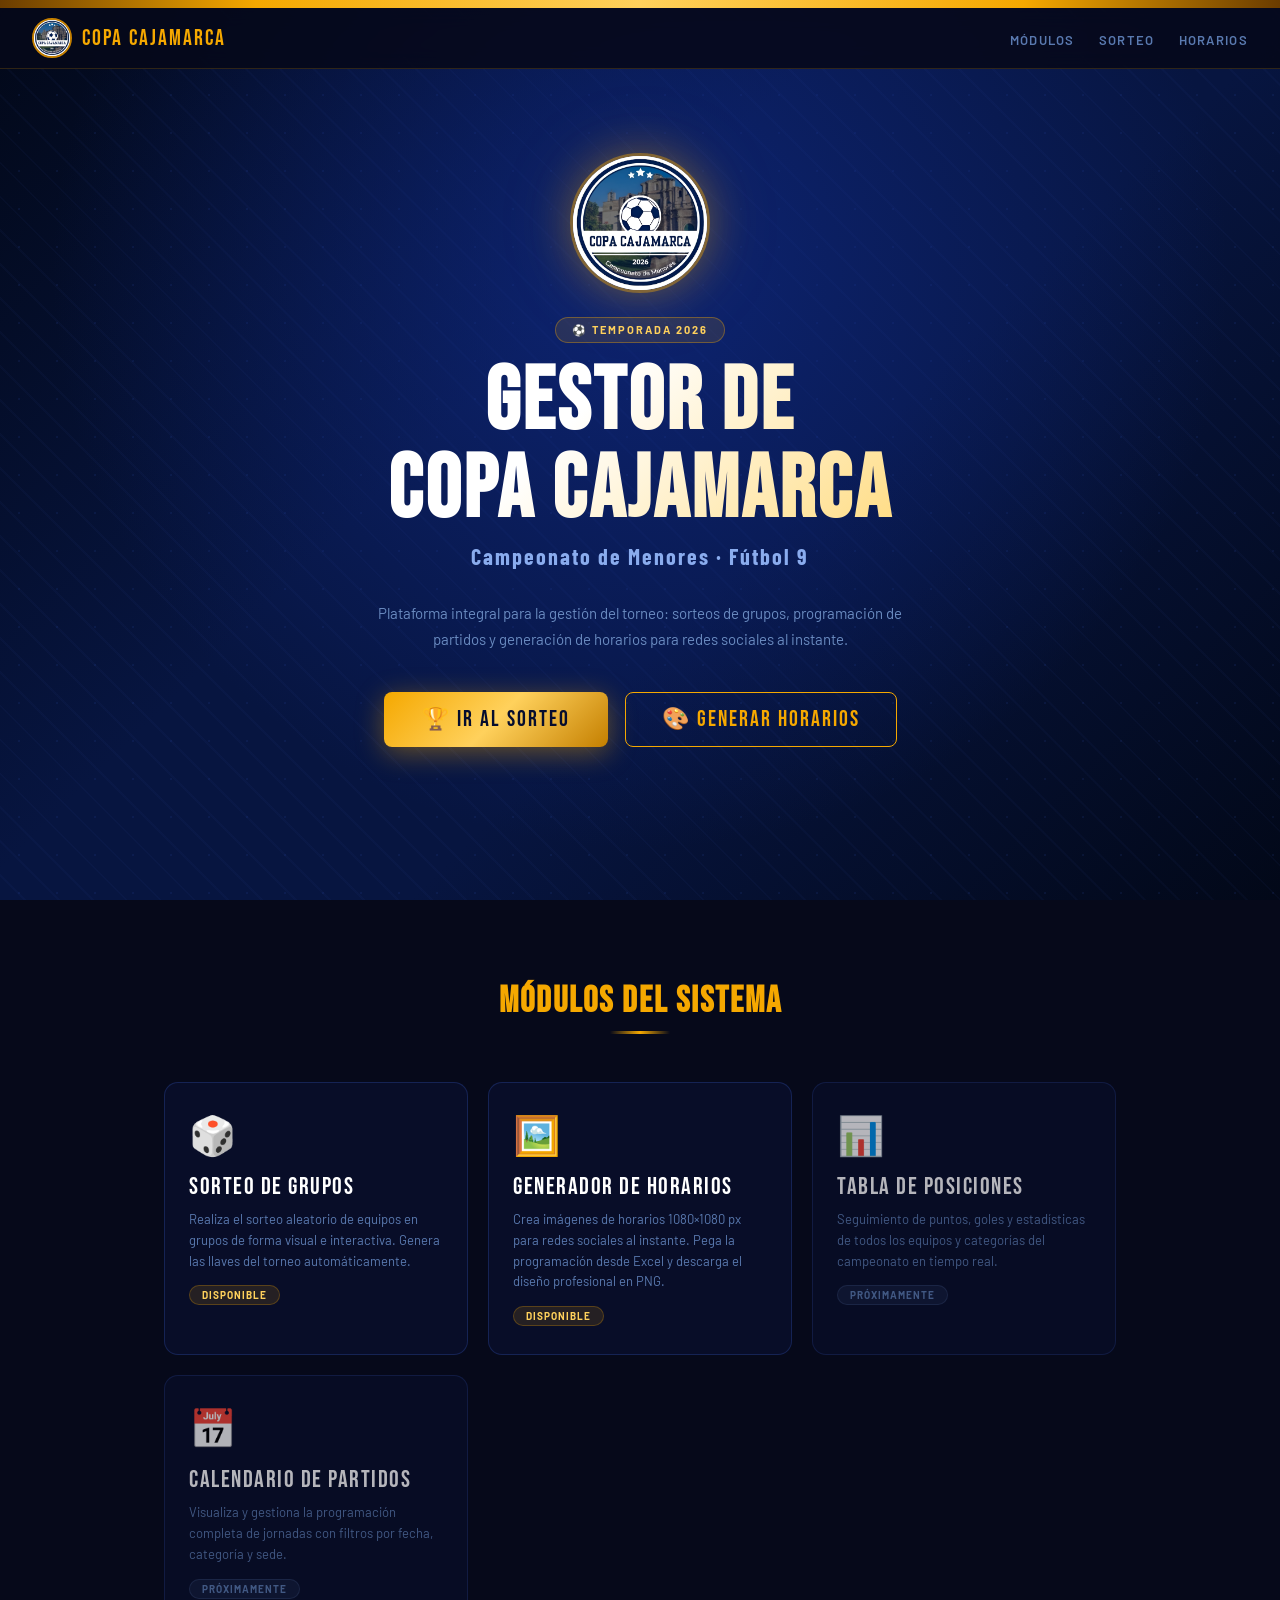
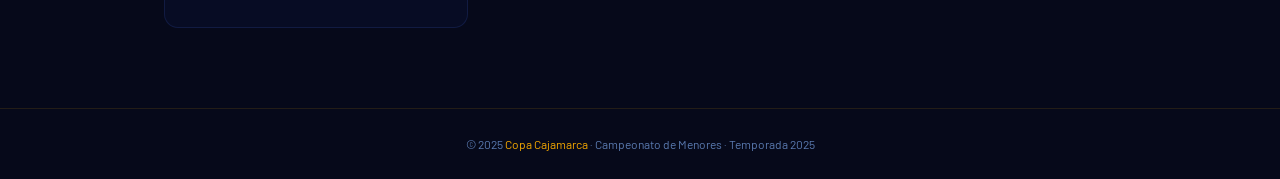
<file: index.html>
<!DOCTYPE html>
<html lang="es">

<head>
  <meta charset="UTF-8">
  <meta name="viewport" content="width=device-width, initial-scale=1.0">
  <title>Gestor de Copa Cajamarca</title>
  <meta name="description" content="Plataforma de gestión para la Copa Cajamarca – Campeonato de Menores de Fútbol.">
  <link
    href="https://fonts.googleapis.com/css2?family=Bebas+Neue&family=Barlow+Condensed:ital,wght@0,400;0,600;0,700;0,900;1,700&family=Barlow:wght@400;500;600&display=swap"
    rel="stylesheet">
  <style>
    * {
      box-sizing: border-box;
      margin: 0;
      padding: 0
    }

    :root {
      --gold: #f5a800;
      --gold2: #ffd15c;
      --gold3: #c47f00;
      --navy: #06091a;
      --navy2: #071540;
      --navy3: #0c1e70;
      --text: #e8eeff;
      --muted: #5a7ab0;
    }

    body {
      font-family: 'Barlow', sans-serif;
      background: var(--navy);
      color: var(--text);
      min-height: 100vh;
      overflow-x: hidden;
    }

    /* ── HERO BG ── */
    .hero {
      position: relative;
      min-height: 100vh;
      display: flex;
      flex-direction: column;
      align-items: center;
      justify-content: center;
      text-align: center;
      padding: 40px 24px;
      overflow: hidden;
    }

    .hero::before {
      content: '';
      position: absolute;
      inset: 0;
      background: linear-gradient(135deg, #020818 0%, #071540 40%, #071540 60%, #020818 100%);
      z-index: 0;
    }

    .hero::after {
      content: '';
      position: absolute;
      inset: 0;
      background: radial-gradient(ellipse at 50% 30%, rgba(18, 48, 155, 0.55) 0%, rgba(2, 8, 24, 0) 65%);
      z-index: 0;
    }

    /* dot grid */
    .dot-grid {
      position: absolute;
      inset: 0;
      z-index: 0;
      background-image: radial-gradient(rgba(48, 85, 187, 0.12) 1.5px, transparent 1.5px);
      background-size: 38px 38px;
    }

    /* diagonal lines */
    .diag {
      position: absolute;
      inset: 0;
      z-index: 0;
      overflow: hidden;
    }

    .diag::before {
      content: '';
      position: absolute;
      inset: -100%;
      background: repeating-linear-gradient(45deg, transparent, transparent 22px, rgba(64, 96, 208, 0.045) 22px, rgba(64, 96, 208, 0.045) 24px);
    }

    /* gold top stripe */
    .gold-stripe {
      position: fixed;
      top: 0;
      left: 0;
      width: 100%;
      height: 8px;
      z-index: 100;
      background: linear-gradient(90deg, #6a3c00, #f5a800 20%, #ffd15c 50%, #f5a800 80%, #6a3c00);
    }

    /* ── NAV ── */
    nav {
      position: fixed;
      top: 8px;
      left: 0;
      right: 0;
      z-index: 99;
      display: flex;
      align-items: center;
      justify-content: space-between;
      padding: 10px 32px;
      background: rgba(6, 9, 26, 0.88);
      backdrop-filter: blur(10px);
      border-bottom: 1px solid rgba(245, 168, 0, 0.18);
    }

    .nav-logo {
      display: flex;
      align-items: center;
      gap: 10px;
      text-decoration: none;
    }

    .nav-logo img {
      height: 40px;
      width: 40px;
      object-fit: contain;
      border-radius: 50%;
      border: 2px solid var(--gold3);
    }

    .nav-logo-text {
      font-family: 'Bebas Neue', sans-serif;
      font-size: 22px;
      letter-spacing: 2px;
      color: var(--gold);
    }

    .nav-links {
      display: flex;
      gap: 24px;
      list-style: none;
    }

    .nav-links a {
      font-size: 13px;
      font-weight: 600;
      text-transform: uppercase;
      letter-spacing: .1em;
      color: var(--muted);
      text-decoration: none;
      transition: color .2s;
    }

    .nav-links a:hover {
      color: var(--gold);
    }

    /* ── HERO CONTENT ── */
    .hero-inner {
      position: relative;
      z-index: 2;
      max-width: 780px;
      width: 100%;
      text-align: center;
    }

    .hero-logo {
      display: block;
      margin: 0 auto 24px;
      width: 140px;
      height: 140px;
      object-fit: contain;
      border-radius: 50%;
      border: 3px solid rgba(245, 168, 0, 0.5);
      box-shadow: 0 0 40px rgba(245, 168, 0, 0.3), 0 0 80px rgba(245, 168, 0, 0.15);
      animation: float 4s ease-in-out infinite;
    }

    @keyframes float {

      0%,
      100% {
        transform: translateY(0);
      }

      50% {
        transform: translateY(-10px);
      }
    }

    .hero-badge {
      display: inline-block;
      background: rgba(245, 168, 0, 0.12);
      border: 1px solid rgba(245, 168, 0, 0.35);
      color: var(--gold2);
      font-size: 11px;
      font-weight: 700;
      letter-spacing: .18em;
      text-transform: uppercase;
      padding: 5px 16px;
      border-radius: 20px;
      margin-bottom: 16px;
    }

    .hero-title {
      font-family: 'Bebas Neue', sans-serif;
      font-size: clamp(52px, 10vw, 88px);
      letter-spacing: 3px;
      line-height: 1;
      margin-bottom: 8px;
      background: linear-gradient(135deg, #fff 40%, var(--gold2) 100%);
      -webkit-background-clip: text;
      -webkit-text-fill-color: transparent;
      background-clip: text;
      text-shadow: none;
    }

    .hero-sub {
      font-family: 'Barlow Condensed', sans-serif;
      font-size: 22px;
      font-weight: 700;
      color: #8aacee;
      letter-spacing: 2px;
      margin-bottom: 32px;
    }

    .hero-desc {
      font-size: 15px;
      color: #6a8bc0;
      line-height: 1.7;
      max-width: 540px;
      margin: 0 auto 40px;
    }

    .hero-cta {
      display: inline-flex;
      align-items: center;
      gap: 10px;
      background: linear-gradient(135deg, #f5a800, #ffd15c 50%, #c47f00);
      color: #060d2e;
      font-family: 'Bebas Neue', sans-serif;
      font-size: 22px;
      letter-spacing: 2px;
      padding: 14px 38px;
      border-radius: 8px;
      text-decoration: none;
      border: none;
      cursor: pointer;
      box-shadow: 0 6px 28px rgba(245, 168, 0, 0.4);
      transition: opacity .2s, transform .15s;
    }

    .hero-cta:hover {
      opacity: .9;
      transform: translateY(-2px);
    }

    .hero-cta-ghost {
      display: inline-flex;
      align-items: center;
      gap: 10px;
      background: transparent;
      color: var(--gold);
      font-family: 'Bebas Neue', sans-serif;
      font-size: 22px;
      letter-spacing: 2px;
      padding: 13px 36px;
      border-radius: 8px;
      border: 1.5px solid var(--gold);
      text-decoration: none;
      margin-left: 14px;
      transition: background .2s, transform .15s;
    }

    .hero-cta-ghost:hover {
      background: rgba(245, 168, 0, 0.1);
      transform: translateY(-2px);
    }

    /* ── MODULES SECTION ── */
    .modules {
      padding: 80px 24px;
      max-width: 1000px;
      margin: 0 auto;
    }

    .section-title {
      font-family: 'Bebas Neue', sans-serif;
      font-size: 36px;
      letter-spacing: 2px;
      color: var(--gold);
      text-align: center;
      margin-bottom: 8px;
    }

    .section-line {
      width: 60px;
      height: 3px;
      margin: 0 auto 48px;
      background: linear-gradient(90deg, transparent, var(--gold), transparent);
    }

    .module-grid {
      display: grid;
      grid-template-columns: repeat(auto-fit, minmax(260px, 1fr));
      gap: 20px;
    }

    .module-card {
      background: rgba(10, 17, 48, 0.7);
      border: 1.5px solid rgba(30, 50, 114, 0.6);
      border-radius: 14px;
      padding: 28px 24px;
      cursor: pointer;
      transition: border-color .25s, transform .2s, box-shadow .25s;
      text-decoration: none;
      color: inherit;
      display: block;
    }

    .module-card:hover {
      border-color: rgba(245, 168, 0, 0.55);
      transform: translateY(-4px);
      box-shadow: 0 12px 40px rgba(245, 168, 0, 0.12);
    }

    .module-icon {
      font-size: 38px;
      margin-bottom: 14px;
    }

    .module-name {
      font-family: 'Bebas Neue', sans-serif;
      font-size: 24px;
      letter-spacing: 1.5px;
      color: #fff;
      margin-bottom: 8px;
    }

    .module-desc {
      font-size: 13px;
      color: var(--muted);
      line-height: 1.6;
    }

    .module-tag {
      display: inline-block;
      margin-top: 14px;
      padding: 3px 12px;
      border-radius: 12px;
      font-size: 10px;
      font-weight: 700;
      letter-spacing: .1em;
      text-transform: uppercase;
      background: rgba(245, 168, 0, 0.12);
      color: var(--gold2);
      border: 1px solid rgba(245, 168, 0, 0.25);
    }

    .module-tag.soon {
      background: rgba(90, 122, 176, 0.12);
      color: var(--muted);
      border-color: rgba(90, 122, 176, 0.25);
    }

    /* ── FOOTER ── */
    footer {
      text-align: center;
      padding: 28px 24px;
      border-top: 1px solid rgba(245, 168, 0, 0.12);
      font-size: 12px;
      color: var(--muted);
    }

    footer span {
      color: var(--gold);
    }

    /* ── RESPONSIVE ── */
    @media(max-width:600px) {
      nav {
        padding: 8px 16px;
      }

      .nav-links {
        gap: 14px;
      }

      .hero-cta-ghost {
        margin-left: 0;
        margin-top: 12px;
      }
    }
  </style>
</head>

<body>

  <div class="gold-stripe"></div>

  <!-- NAV -->
  <nav>
    <a class="nav-logo" href="index.html">
      <img src="logo.svg" alt="Copa Cajamarca Logo">
      <span class="nav-logo-text">Copa Cajamarca</span>
    </a>
    <ul class="nav-links">
      <li><a href="#modulos">Módulos</a></li>
      <li><a href="sorteo/index.html">Sorteo</a></li>
      <li><a href="horarios/index.html">Horarios</a></li>
    </ul>
  </nav>

  <!-- HERO -->
  <section class="hero">
    <div class="dot-grid"></div>
    <div class="diag"></div>

    <div class="hero-inner">
      <img class="hero-logo" src="logo.svg" alt="Copa Cajamarca">
      <div class="hero-badge">⚽ Temporada 2026</div>
      <h1 class="hero-title">Gestor de<br>Copa Cajamarca</h1>
      <p class="hero-sub">Campeonato de Menores · Fútbol 9</p>
      <p class="hero-desc">
        Plataforma integral para la gestión del torneo: sorteos de grupos, programación de partidos y
        generación de horarios para redes sociales al instante.
      </p>
      <div>
        <a class="hero-cta" href="sorteo/index.html">🏆 Ir al Sorteo</a>
        <a class="hero-cta-ghost" href="horarios/index.html">🎨 Generar Horarios</a>
      </div>
    </div>
  </section>

  <!-- MODULES -->
  <section class="modules" id="modulos">
    <h2 class="section-title">Módulos del Sistema</h2>
    <div class="section-line"></div>

    <div class="module-grid">

      <a href="sorteo/index.html" class="module-card">
        <div class="module-icon">🎲</div>
        <div class="module-name">Sorteo de Grupos</div>
        <p class="module-desc">
          Realiza el sorteo aleatorio de equipos en grupos de forma visual e interactiva.
          Genera las llaves del torneo automáticamente.
        </p>
        <span class="module-tag">Disponible</span>
      </a>

      <a href="horarios/index.html" class="module-card">
        <div class="module-icon">🖼️</div>
        <div class="module-name">Generador de Horarios</div>
        <p class="module-desc">
          Crea imágenes de horarios 1080×1080 px para redes sociales al instante. Pega la programación
          desde Excel y descarga el diseño profesional en PNG.
        </p>
        <span class="module-tag">Disponible</span>
      </a>

      <div class="module-card" style="cursor:default;opacity:.7">
        <div class="module-icon">📊</div>
        <div class="module-name">Tabla de Posiciones</div>
        <p class="module-desc">
          Seguimiento de puntos, goles y estadísticas de todos los equipos y categorías
          del campeonato en tiempo real.
        </p>
        <span class="module-tag soon">Próximamente</span>
      </div>

      <div class="module-card" style="cursor:default;opacity:.7">
        <div class="module-icon">📅</div>
        <div class="module-name">Calendario de Partidos</div>
        <p class="module-desc">
          Visualiza y gestiona la programación completa de jornadas con filtros por
          fecha, categoría y sede.
        </p>
        <span class="module-tag soon">Próximamente</span>
      </div>

    </div>
  </section>

  <!-- FOOTER -->
  <footer>
    <p>© 2025 <span>Copa Cajamarca</span> · Campeonato de Menores · Temporada 2025</p>
  </footer>

</body>

</html>
</file>
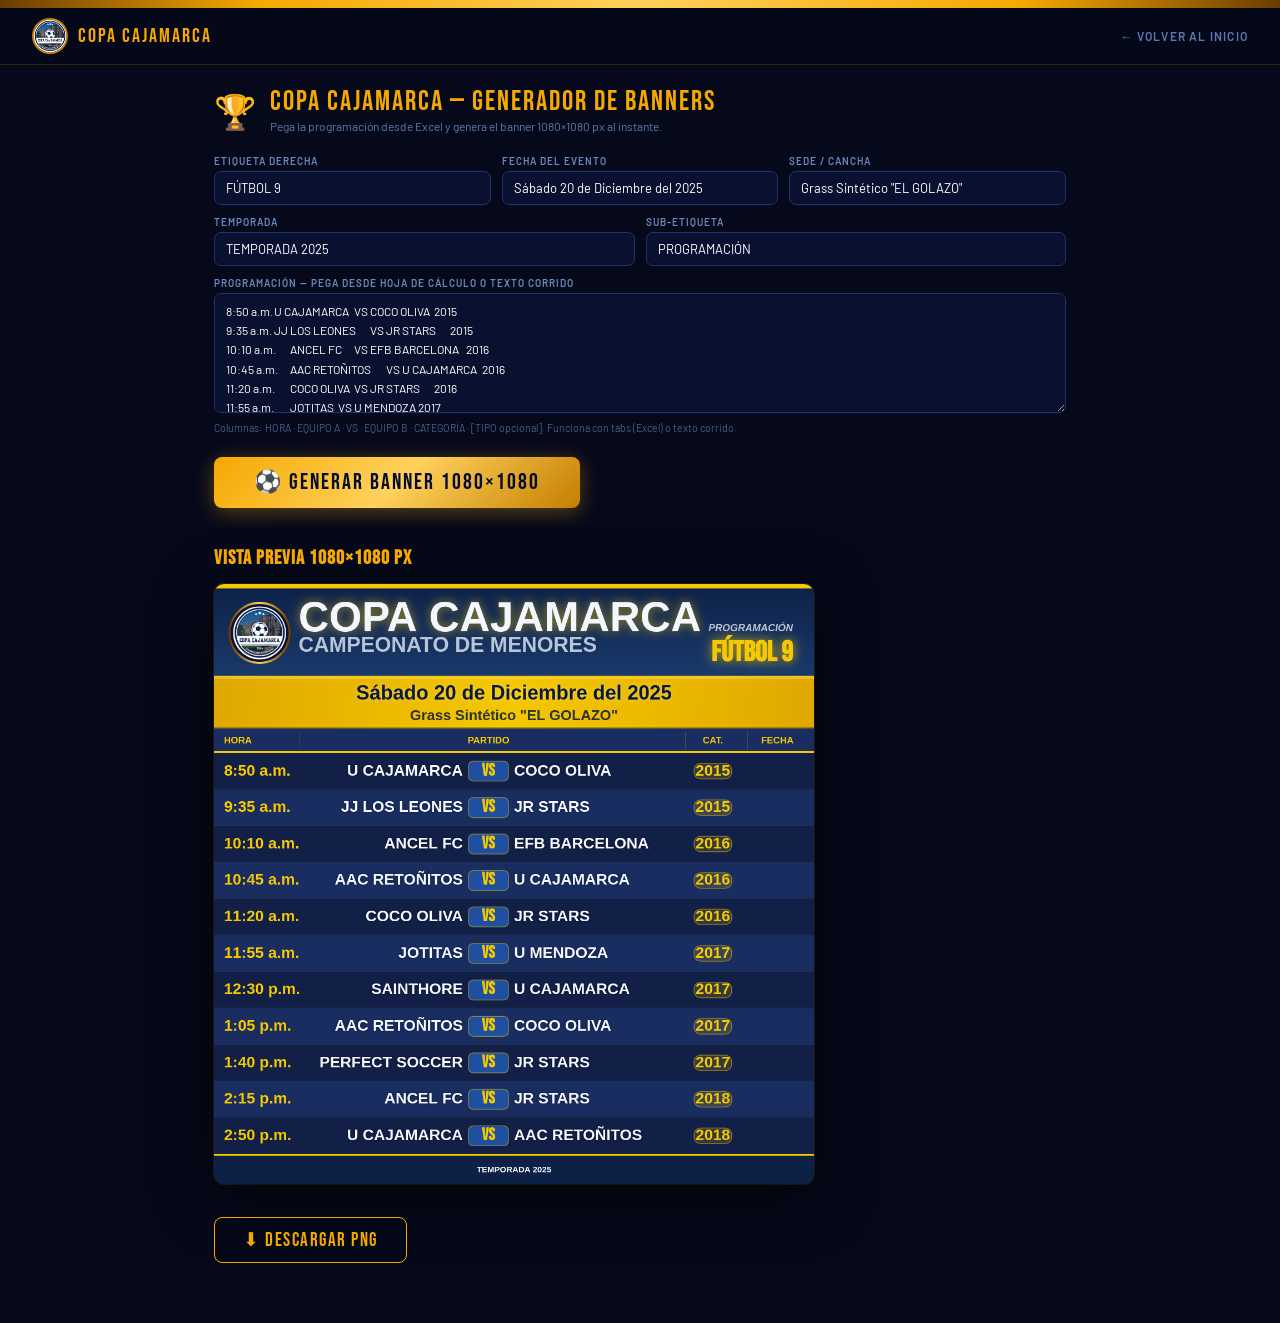
<file: generador-banners/index.html>
<!DOCTYPE html>
<html lang="es">
<head>
  <meta charset="UTF-8">
  <meta name="viewport" content="width=device-width, initial-scale=1.0">
  <title>Copa Cajamarca – Generador de Banners</title>
  <meta name="description" content="Genera banners 1080x1080 px para la Copa Cajamarca al instante desde tu programación en Excel.">
  <link href="https://fonts.googleapis.com/css2?family=Bebas+Neue&family=Barlow+Condensed:ital,wght@0,400;0,600;0,700;0,900;1,700&family=Barlow:wght@400;500&display=swap" rel="stylesheet">
  <link rel="stylesheet" href="style.css">
</head>
<body>

<div class="gold-stripe"></div>

<nav>
  <a class="nav-logo" href="../index.html">
    <img src="../logo.svg" alt="Copa Cajamarca Logo">
    <span class="nav-logo-text">Copa Cajamarca</span>
  </a>
  <a class="nav-back" href="../index.html">← Volver al inicio</a>
</nav>

<div class="editor">
  <div class="editor-header">
    <span style="font-size:34px">🏆</span>
    <div>
      <div class="editor-title">Copa Cajamarca — Generador de Banners</div>
      <div class="editor-sub">Pega la programación desde Excel y genera el banner 1080×1080 px al instante.</div>
    </div>
  </div>

  <div class="form-grid cols3">
    <div><label>Etiqueta derecha</label><input type="text" id="etiqueta" value="FÚTBOL 9"></div>
    <div><label>Fecha del evento</label><input type="text" id="fecha" value="Sábado 20 de Diciembre del 2025"></div>
    <div><label>Sede / Cancha</label><input type="text" id="sede" value='Grass Sintético "EL GOLAZO"'></div>
  </div>

  <div class="form-grid">
    <div><label>Temporada</label><input type="text" id="temporada" value="TEMPORADA 2025"></div>
    <div><label>Sub-etiqueta</label><input type="text" id="subetiq" value="PROGRAMACIÓN"></div>
  </div>

  <div class="form-grid full">
    <div>
      <label>Programación — pega desde hoja de cálculo o texto corrido</label>
      <textarea id="rawData">8:50 a.m.	U CAJAMARCA	VS	COCO OLIVA	2015
9:35 a.m.	JJ LOS LEONES	VS	JR STARS	2015
10:10 a.m.	ANCEL FC	VS	EFB BARCELONA	2016
10:45 a.m.	AAC RETOÑITOS	VS	U CAJAMARCA	2016
11:20 a.m.	COCO OLIVA	VS	JR STARS	2016
11:55 a.m.	JOTITAS	VS	U MENDOZA	2017
12:30 p.m.	SAINTHORE	VS	U CAJAMARCA	2017
1:05 p.m.	AAC RETOÑITOS	VS	COCO OLIVA	2017
1:40 p.m.	PERFECT SOCCER	VS	JR STARS	2017
2:15 p.m.	ANCEL FC	VS	JR STARS	2018
2:50 p.m.	U CAJAMARCA	VS	AAC RETOÑITOS	2018</textarea>
      <div class="hint">Columnas: HORA · EQUIPO A · VS · EQUIPO B · CATEGORÍA · [TIPO opcional]. Funciona con tabs (Excel) o texto corrido.</div>
    </div>
  </div>

  <button class="btn-gen" onclick="generateBanner()">⚽ GENERAR BANNER 1080×1080</button>
  <div id="parse-error" class="error"></div>
</div>

<div id="preview-area" style="display:none">
  <h2>Vista previa 1080×1080 px</h2>
  <canvas id="banner-canvas"></canvas><br>
  <button class="btn-dl" onclick="downloadBanner()">⬇ DESCARGAR PNG</button>
</div>

<script src="app.js"></script>
</body>
</html>
</file>
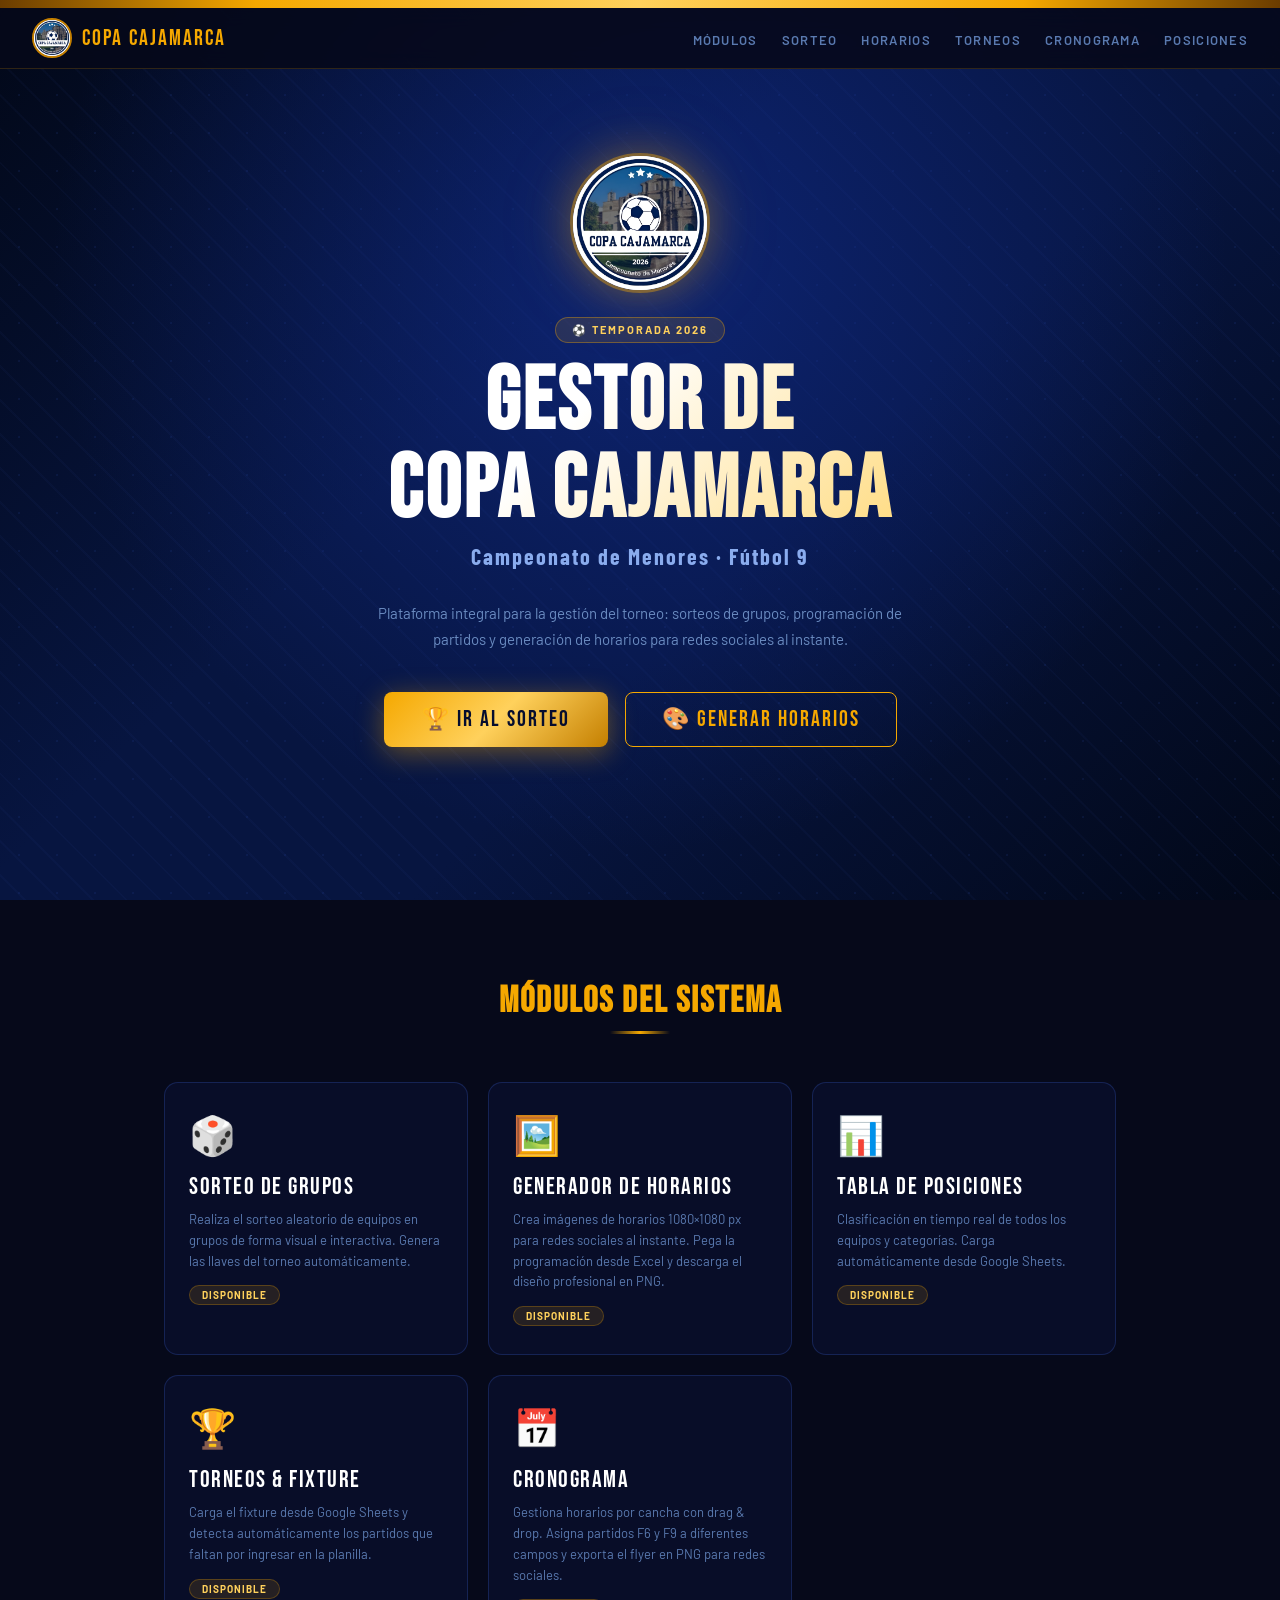
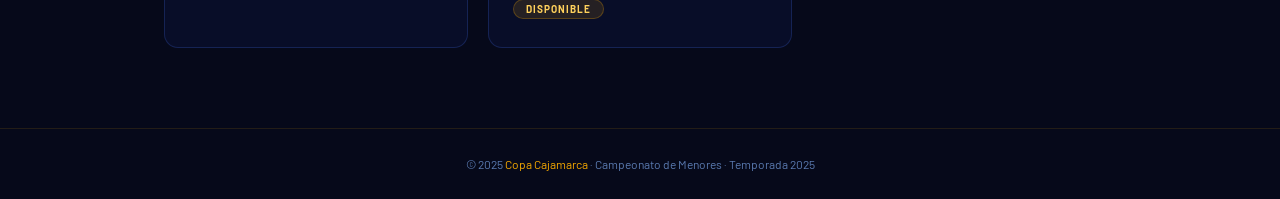
<file: home/index.html>
<!DOCTYPE html>
<html lang="es">

<head>
  <meta charset="UTF-8">
  <meta name="viewport" content="width=device-width, initial-scale=1.0">
  <title>Gestor de Copa Cajamarca</title>
  <meta name="description" content="Plataforma de gestión para la Copa Cajamarca – Campeonato de Menores de Fútbol.">
  <link
    href="https://fonts.googleapis.com/css2?family=Bebas+Neue&family=Barlow+Condensed:ital,wght@0,400;0,600;0,700;0,900;1,700&family=Barlow:wght@400;500;600&display=swap"
    rel="stylesheet">
  <style>
    * {
      box-sizing: border-box;
      margin: 0;
      padding: 0
    }

    :root {
      --gold: #f5a800;
      --gold2: #ffd15c;
      --gold3: #c47f00;
      --navy: #06091a;
      --navy2: #071540;
      --navy3: #0c1e70;
      --text: #e8eeff;
      --muted: #5a7ab0;
    }

    body {
      font-family: 'Barlow', sans-serif;
      background: var(--navy);
      color: var(--text);
      min-height: 100vh;
      overflow-x: hidden;
    }

    /* ── HERO BG ── */
    .hero {
      position: relative;
      min-height: 100vh;
      display: flex;
      flex-direction: column;
      align-items: center;
      justify-content: center;
      text-align: center;
      padding: 40px 24px;
      overflow: hidden;
    }

    .hero::before {
      content: '';
      position: absolute;
      inset: 0;
      background: linear-gradient(135deg, #020818 0%, #071540 40%, #071540 60%, #020818 100%);
      z-index: 0;
    }

    .hero::after {
      content: '';
      position: absolute;
      inset: 0;
      background: radial-gradient(ellipse at 50% 30%, rgba(18, 48, 155, 0.55) 0%, rgba(2, 8, 24, 0) 65%);
      z-index: 0;
    }

    /* dot grid */
    .dot-grid {
      position: absolute;
      inset: 0;
      z-index: 0;
      background-image: radial-gradient(rgba(48, 85, 187, 0.12) 1.5px, transparent 1.5px);
      background-size: 38px 38px;
    }

    /* diagonal lines */
    .diag {
      position: absolute;
      inset: 0;
      z-index: 0;
      overflow: hidden;
    }

    .diag::before {
      content: '';
      position: absolute;
      inset: -100%;
      background: repeating-linear-gradient(45deg, transparent, transparent 22px, rgba(64, 96, 208, 0.045) 22px, rgba(64, 96, 208, 0.045) 24px);
    }

    /* gold top stripe */
    .gold-stripe {
      position: fixed;
      top: 0;
      left: 0;
      width: 100%;
      height: 8px;
      z-index: 100;
      background: linear-gradient(90deg, #6a3c00, #f5a800 20%, #ffd15c 50%, #f5a800 80%, #6a3c00);
    }

    /* ── NAV ── */
    nav {
      position: fixed;
      top: 8px;
      left: 0;
      right: 0;
      z-index: 99;
      display: flex;
      align-items: center;
      justify-content: space-between;
      padding: 10px 32px;
      background: rgba(6, 9, 26, 0.88);
      backdrop-filter: blur(10px);
      border-bottom: 1px solid rgba(245, 168, 0, 0.18);
    }

    .nav-logo {
      display: flex;
      align-items: center;
      gap: 10px;
      text-decoration: none;
    }

    .nav-logo img {
      height: 40px;
      width: 40px;
      object-fit: contain;
      border-radius: 50%;
      border: 2px solid var(--gold3);
    }

    .nav-logo-text {
      font-family: 'Bebas Neue', sans-serif;
      font-size: 22px;
      letter-spacing: 2px;
      color: var(--gold);
    }

    .nav-links {
      display: flex;
      gap: 24px;
      list-style: none;
    }

    .nav-links a {
      font-size: 13px;
      font-weight: 600;
      text-transform: uppercase;
      letter-spacing: .1em;
      color: var(--muted);
      text-decoration: none;
      transition: color .2s;
    }

    .nav-links a:hover {
      color: var(--gold);
    }

    /* ── HERO CONTENT ── */
    .hero-inner {
      position: relative;
      z-index: 2;
      max-width: 780px;
      width: 100%;
      text-align: center;
    }

    .hero-logo {
      display: block;
      margin: 0 auto 24px;
      width: 140px;
      height: 140px;
      object-fit: contain;
      border-radius: 50%;
      border: 3px solid rgba(245, 168, 0, 0.5);
      box-shadow: 0 0 40px rgba(245, 168, 0, 0.3), 0 0 80px rgba(245, 168, 0, 0.15);
      animation: float 4s ease-in-out infinite;
    }

    @keyframes float {

      0%,
      100% {
        transform: translateY(0);
      }

      50% {
        transform: translateY(-10px);
      }
    }

    .hero-badge {
      display: inline-block;
      background: rgba(245, 168, 0, 0.12);
      border: 1px solid rgba(245, 168, 0, 0.35);
      color: var(--gold2);
      font-size: 11px;
      font-weight: 700;
      letter-spacing: .18em;
      text-transform: uppercase;
      padding: 5px 16px;
      border-radius: 20px;
      margin-bottom: 16px;
    }

    .hero-title {
      font-family: 'Bebas Neue', sans-serif;
      font-size: clamp(52px, 10vw, 88px);
      letter-spacing: 3px;
      line-height: 1;
      margin-bottom: 8px;
      background: linear-gradient(135deg, #fff 40%, var(--gold2) 100%);
      -webkit-background-clip: text;
      -webkit-text-fill-color: transparent;
      background-clip: text;
      text-shadow: none;
    }

    .hero-sub {
      font-family: 'Barlow Condensed', sans-serif;
      font-size: 22px;
      font-weight: 700;
      color: #8aacee;
      letter-spacing: 2px;
      margin-bottom: 32px;
    }

    .hero-desc {
      font-size: 15px;
      color: #6a8bc0;
      line-height: 1.7;
      max-width: 540px;
      margin: 0 auto 40px;
    }

    .hero-cta {
      display: inline-flex;
      align-items: center;
      gap: 10px;
      background: linear-gradient(135deg, #f5a800, #ffd15c 50%, #c47f00);
      color: #060d2e;
      font-family: 'Bebas Neue', sans-serif;
      font-size: 22px;
      letter-spacing: 2px;
      padding: 14px 38px;
      border-radius: 8px;
      text-decoration: none;
      border: none;
      cursor: pointer;
      box-shadow: 0 6px 28px rgba(245, 168, 0, 0.4);
      transition: opacity .2s, transform .15s;
    }

    .hero-cta:hover {
      opacity: .9;
      transform: translateY(-2px);
    }

    .hero-cta-ghost {
      display: inline-flex;
      align-items: center;
      gap: 10px;
      background: transparent;
      color: var(--gold);
      font-family: 'Bebas Neue', sans-serif;
      font-size: 22px;
      letter-spacing: 2px;
      padding: 13px 36px;
      border-radius: 8px;
      border: 1.5px solid var(--gold);
      text-decoration: none;
      margin-left: 14px;
      transition: background .2s, transform .15s;
    }

    .hero-cta-ghost:hover {
      background: rgba(245, 168, 0, 0.1);
      transform: translateY(-2px);
    }

    /* ── MODULES SECTION ── */
    .modules {
      padding: 80px 24px;
      max-width: 1000px;
      margin: 0 auto;
    }

    .section-title {
      font-family: 'Bebas Neue', sans-serif;
      font-size: 36px;
      letter-spacing: 2px;
      color: var(--gold);
      text-align: center;
      margin-bottom: 8px;
    }

    .section-line {
      width: 60px;
      height: 3px;
      margin: 0 auto 48px;
      background: linear-gradient(90deg, transparent, var(--gold), transparent);
    }

    .module-grid {
      display: grid;
      grid-template-columns: repeat(auto-fit, minmax(260px, 1fr));
      gap: 20px;
    }

    .module-card {
      background: rgba(10, 17, 48, 0.7);
      border: 1.5px solid rgba(30, 50, 114, 0.6);
      border-radius: 14px;
      padding: 28px 24px;
      cursor: pointer;
      transition: border-color .25s, transform .2s, box-shadow .25s;
      text-decoration: none;
      color: inherit;
      display: block;
    }

    .module-card:hover {
      border-color: rgba(245, 168, 0, 0.55);
      transform: translateY(-4px);
      box-shadow: 0 12px 40px rgba(245, 168, 0, 0.12);
    }

    .module-icon {
      font-size: 38px;
      margin-bottom: 14px;
    }

    .module-name {
      font-family: 'Bebas Neue', sans-serif;
      font-size: 24px;
      letter-spacing: 1.5px;
      color: #fff;
      margin-bottom: 8px;
    }

    .module-desc {
      font-size: 13px;
      color: var(--muted);
      line-height: 1.6;
    }

    .module-tag {
      display: inline-block;
      margin-top: 14px;
      padding: 3px 12px;
      border-radius: 12px;
      font-size: 10px;
      font-weight: 700;
      letter-spacing: .1em;
      text-transform: uppercase;
      background: rgba(245, 168, 0, 0.12);
      color: var(--gold2);
      border: 1px solid rgba(245, 168, 0, 0.25);
    }

    .module-tag.soon {
      background: rgba(90, 122, 176, 0.12);
      color: var(--muted);
      border-color: rgba(90, 122, 176, 0.25);
    }

    /* ── FOOTER ── */
    footer {
      text-align: center;
      padding: 28px 24px;
      border-top: 1px solid rgba(245, 168, 0, 0.12);
      font-size: 12px;
      color: var(--muted);
    }

    footer span {
      color: var(--gold);
    }

    /* ── RESPONSIVE ── */
    @media(max-width:600px) {
      nav {
        padding: 8px 16px;
      }

      .nav-links {
        gap: 14px;
      }

      .hero-cta-ghost {
        margin-left: 0;
        margin-top: 12px;
      }
    }
  </style>
</head>

<body>

  <div class="gold-stripe"></div>

  <!-- NAV -->
  <nav>
    <a class="nav-logo" href="index.html">
      <img src="../logo.svg" alt="Copa Cajamarca Logo">
      <span class="nav-logo-text">Copa Cajamarca</span>
    </a>
    <ul class="nav-links">
      <li><a href="#modulos">Módulos</a></li>
      <li><a href="../sorteo/index.html">Sorteo</a></li>
      <li><a href="../horarios/index.html">Horarios</a></li>
      <li><a href="../torneos/index.html">Torneos</a></li>
      <li><a href="../cronograma/index.html">Cronograma</a></li>
      <li><a href="../tabla_posiciones/index.html">Posiciones</a></li>
    </ul>
  </nav>

  <!-- HERO -->
  <section class="hero">
    <div class="dot-grid"></div>
    <div class="diag"></div>

    <div class="hero-inner">
      <img class="hero-logo" src="../logo.svg" alt="Copa Cajamarca">
      <div class="hero-badge">⚽ Temporada 2026</div>
      <h1 class="hero-title">Gestor de<br>Copa Cajamarca</h1>
      <p class="hero-sub">Campeonato de Menores · Fútbol 9</p>
      <p class="hero-desc">
        Plataforma integral para la gestión del torneo: sorteos de grupos, programación de partidos y
        generación de horarios para redes sociales al instante.
      </p>
      <div>
        <a class="hero-cta" href="../sorteo/index.html">🏆 Ir al Sorteo</a>
        <a class="hero-cta-ghost" href="../horarios/index.html">🎨 Generar Horarios</a>
      </div>
    </div>
  </section>

  <!-- MODULES -->
  <section class="modules" id="modulos">
    <h2 class="section-title">Módulos del Sistema</h2>
    <div class="section-line"></div>

    <div class="module-grid">

      <a href="../sorteo/index.html" class="module-card">
        <div class="module-icon">🎲</div>
        <div class="module-name">Sorteo de Grupos</div>
        <p class="module-desc">
          Realiza el sorteo aleatorio de equipos en grupos de forma visual e interactiva.
          Genera las llaves del torneo automáticamente.
        </p>
        <span class="module-tag">Disponible</span>
      </a>

      <a href="../horarios/index.html" class="module-card">
        <div class="module-icon">🖼️</div>
        <div class="module-name">Generador de Horarios</div>
        <p class="module-desc">
          Crea imágenes de horarios 1080×1080 px para redes sociales al instante. Pega la programación
          desde Excel y descarga el diseño profesional en PNG.
        </p>
        <span class="module-tag">Disponible</span>
      </a>

      <a href="../tabla_posiciones/index.html" class="module-card">
        <div class="module-icon">📊</div>
        <div class="module-name">Tabla de Posiciones</div>
        <p class="module-desc">
          Clasificación en tiempo real de todos los equipos y categorías.
          Carga automáticamente desde Google Sheets.
        </p>
        <span class="module-tag">Disponible</span>
      </a>

      <a href="../torneos/index.html" class="module-card">
        <div class="module-icon">🏆</div>
        <div class="module-name">Torneos & Fixture</div>
        <p class="module-desc">
          Carga el fixture desde Google Sheets y detecta automáticamente
          los partidos que faltan por ingresar en la planilla.
        </p>
        <span class="module-tag">Disponible</span>
      </a>

      <a href="../cronograma/index.html" class="module-card">
        <div class="module-icon">📅</div>
        <div class="module-name">Cronograma</div>
        <p class="module-desc">
          Gestiona horarios por cancha con drag & drop. Asigna partidos F6 y F9
          a diferentes campos y exporta el flyer en PNG para redes sociales.
        </p>
        <span class="module-tag">Disponible</span>
      </a>

    </div>
  </section>

  <!-- FOOTER -->
  <footer>
    <p>© 2025 <span>Copa Cajamarca</span> · Campeonato de Menores · Temporada 2025</p>
  </footer>

</body>

</html>
</file>
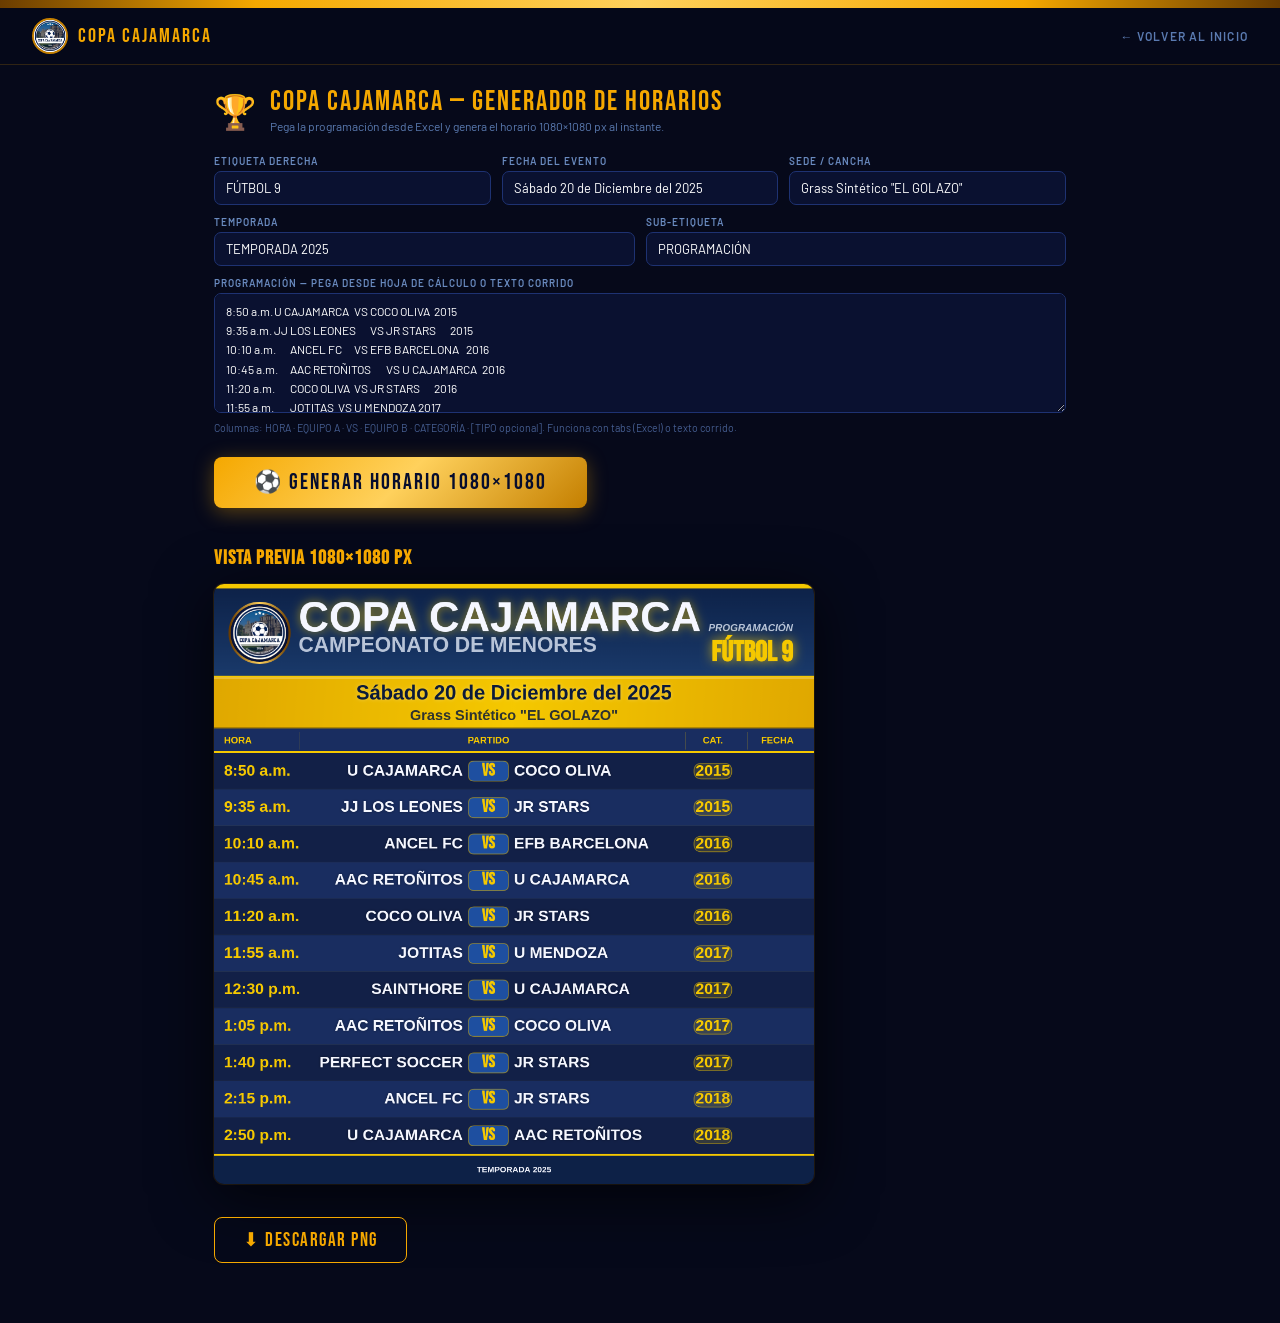
<file: horarios/index.html>
<!DOCTYPE html>
<html lang="es">
<head>
  <meta charset="UTF-8">
  <meta name="viewport" content="width=device-width, initial-scale=1.0">
  <title>Copa Cajamarca – Generador de Horarios</title>
  <meta name="description" content="Genera horarios 1080x1080 px para la Copa Cajamarca al instante desde tu programación en Excel.">
  <link href="https://fonts.googleapis.com/css2?family=Bebas+Neue&family=Barlow+Condensed:ital,wght@0,400;0,600;0,700;0,900;1,700&family=Barlow:wght@400;500&display=swap" rel="stylesheet">
  <link rel="stylesheet" href="style.css">
</head>
<body>

<div class="gold-stripe"></div>

<nav>
  <a class="nav-logo" href="../index.html">
    <img src="../logo.svg" alt="Copa Cajamarca Logo">
    <span class="nav-logo-text">Copa Cajamarca</span>
  </a>
  <a class="nav-back" href="../index.html">← Volver al inicio</a>
</nav>

<div class="editor">
  <div class="editor-header">
    <span style="font-size:34px">🏆</span>
    <div>
      <div class="editor-title">Copa Cajamarca — Generador de Horarios</div>
      <div class="editor-sub">Pega la programación desde Excel y genera el horario 1080×1080 px al instante.</div>
    </div>
  </div>

  <div class="form-grid cols3">
    <div><label>Etiqueta derecha</label><input type="text" id="etiqueta" value="FÚTBOL 9"></div>
    <div><label>Fecha del evento</label><input type="text" id="fecha" value="Sábado 20 de Diciembre del 2025"></div>
    <div><label>Sede / Cancha</label><input type="text" id="sede" value='Grass Sintético "EL GOLAZO"'></div>
  </div>

  <div class="form-grid">
    <div><label>Temporada</label><input type="text" id="temporada" value="TEMPORADA 2025"></div>
    <div><label>Sub-etiqueta</label><input type="text" id="subetiq" value="PROGRAMACIÓN"></div>
  </div>

  <div class="form-grid full">
    <div>
      <label>Programación — pega desde hoja de cálculo o texto corrido</label>
      <textarea id="rawData">8:50 a.m.	U CAJAMARCA	VS	COCO OLIVA	2015
9:35 a.m.	JJ LOS LEONES	VS	JR STARS	2015
10:10 a.m.	ANCEL FC	VS	EFB BARCELONA	2016
10:45 a.m.	AAC RETOÑITOS	VS	U CAJAMARCA	2016
11:20 a.m.	COCO OLIVA	VS	JR STARS	2016
11:55 a.m.	JOTITAS	VS	U MENDOZA	2017
12:30 p.m.	SAINTHORE	VS	U CAJAMARCA	2017
1:05 p.m.	AAC RETOÑITOS	VS	COCO OLIVA	2017
1:40 p.m.	PERFECT SOCCER	VS	JR STARS	2017
2:15 p.m.	ANCEL FC	VS	JR STARS	2018
2:50 p.m.	U CAJAMARCA	VS	AAC RETOÑITOS	2018</textarea>
      <div class="hint">Columnas: HORA · EQUIPO A · VS · EQUIPO B · CATEGORÍA · [TIPO opcional]. Funciona con tabs (Excel) o texto corrido.</div>
    </div>
  </div>

  <button class="btn-gen" onclick="generateBanner()">⚽ GENERAR HORARIO 1080×1080</button>
  <div id="parse-error" class="error"></div>
</div>

<div id="preview-area" style="display:none">
  <h2>Vista previa 1080×1080 px</h2>
  <canvas id="banner-canvas"></canvas><br>
  <button class="btn-dl" onclick="downloadBanner()">⬇ DESCARGAR PNG</button>
</div>

<script src="app.js"></script>
</body>
</html>
</file>
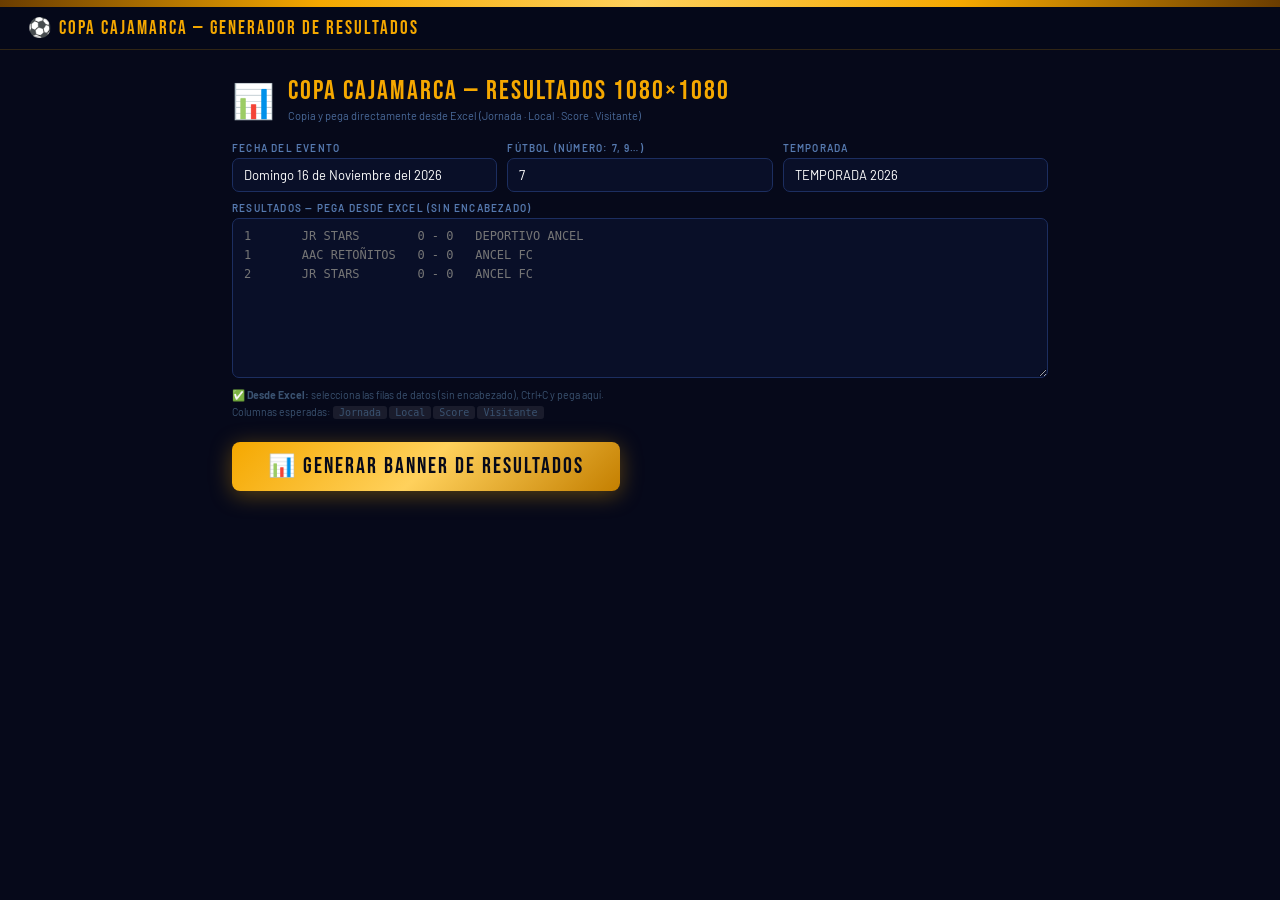
<file: resultados/index.html>
<!DOCTYPE html>
<html lang="es">
<head>
<meta charset="UTF-8">
<meta name="viewport" content="width=device-width,initial-scale=1.0">
<title>Copa Cajamarca – Generador de Resultados</title>
<link href="https://fonts.googleapis.com/css2?family=Bebas+Neue&family=Barlow+Condensed:ital,wght@0,400;0,600;0,700;0,900;1,700&family=Barlow:wght@400;500;600&display=swap" rel="stylesheet">
<style>
*{box-sizing:border-box;margin:0;padding:0}
body{font-family:'Barlow',sans-serif;background:#06091a;color:#fff;min-height:100vh}
.stripe{position:fixed;top:0;left:0;width:100%;height:7px;z-index:200;
  background:linear-gradient(90deg,#6a3c00,#f5a800 25%,#ffd15c 50%,#f5a800 75%,#6a3c00)}
nav{position:fixed;top:7px;left:0;right:0;z-index:99;
  display:flex;align-items:center;justify-content:space-between;
  padding:9px 28px;background:rgba(6,9,26,.95);
  backdrop-filter:blur(12px);border-bottom:1px solid rgba(245,168,0,.18)}
.nav-brand{font-family:'Bebas Neue',sans-serif;font-size:19px;letter-spacing:2px;color:#f5a800}
.editor{max-width:860px;margin:0 auto;padding:78px 22px 28px}
.editor-header{display:flex;align-items:center;gap:14px;margin-bottom:20px}
.editor-icon{font-size:34px}
.editor-title{font-family:'Bebas Neue',sans-serif;font-size:27px;letter-spacing:2px;color:#f5a800;line-height:1}
.editor-sub{font-size:11px;color:#4a6a9a;margin-top:4px}
.grid3{display:grid;grid-template-columns:1fr 1fr 1fr;gap:10px;margin-bottom:10px}
.grid1{margin-bottom:10px}
label{display:block;font-size:10px;font-weight:600;text-transform:uppercase;
  letter-spacing:.12em;color:#567ab0;margin-bottom:4px}
input[type=text],textarea{width:100%;background:#090f28;border:1.5px solid #1c2e60;
  border-radius:7px;color:#fff;padding:8px 11px;font-family:'Barlow',sans-serif;
  font-size:13px;outline:none;transition:border-color .2s}
input:focus,textarea:focus{border-color:#f5a800}
textarea{height:160px;resize:vertical;font-size:12px;line-height:1.6;font-family:monospace}
.hint{font-size:10.5px;color:#3a5270;margin-top:5px;line-height:1.65}
.hint code{background:rgba(255,255,255,.08);padding:1px 6px;border-radius:3px;font-size:10px;font-family:monospace}
.btn-gen{background:linear-gradient(135deg,#f5a800,#ffd15c 50%,#c47f00);
  color:#06091a;font-family:'Bebas Neue',sans-serif;font-size:22px;letter-spacing:2px;
  border:none;border-radius:8px;padding:11px 36px;cursor:pointer;margin-top:10px;
  transition:opacity .2s,transform .1s;box-shadow:0 4px 22px rgba(245,168,0,.35)}
.btn-gen:hover{opacity:.9;transform:translateY(-1px)}
.btn-dl{margin-top:12px;background:transparent;color:#f5a800;border:1.5px solid #f5a800;
  font-family:'Bebas Neue',sans-serif;font-size:19px;letter-spacing:1.5px;border-radius:8px;
  padding:9px 26px;cursor:pointer;transition:background .2s}
.btn-dl:hover{background:rgba(245,168,0,.1)}
.err{color:#ff6b6b;font-size:12px;margin-top:6px;min-height:18px;font-weight:600}
.ok{color:#4ade80;font-size:12px;margin-top:4px;min-height:16px}
#preview-area{max-width:860px;margin:0 auto 60px;padding:0 22px}
#preview-area h2{font-family:'Bebas Neue',sans-serif;font-size:20px;color:#f5a800;
  letter-spacing:1px;margin-bottom:13px}
#banner-canvas{width:100%;max-width:580px;display:block;border-radius:10px;
  box-shadow:0 12px 60px rgba(0,0,0,.75),0 0 0 1px rgba(245,168,0,.15)}
</style>
</head>
<body>
<div class="stripe"></div>
<nav>
  <span class="nav-brand">⚽ Copa Cajamarca — Generador de Resultados</span>
</nav>

<div class="editor">
  <div class="editor-header">
    <span class="editor-icon">📊</span>
    <div>
      <div class="editor-title">Copa Cajamarca — Resultados 1080×1080</div>
      <div class="editor-sub">Copia y pega directamente desde Excel (Jornada · Local · Score · Visitante)</div>
    </div>
  </div>

  <div class="grid3">
    <div><label>Fecha del evento</label><input type="text" id="fecha" value="Domingo 16 de Noviembre del 2026"></div>
    <div><label>Fútbol (número: 7, 9…)</label><input type="text" id="futbol" value="7" placeholder="7 o 9"></div>
    <div><label>Temporada</label><input type="text" id="temporada" value="TEMPORADA 2026"></div>
  </div>

  <div class="grid1">
    <label>Resultados — pega desde Excel (sin encabezado)</label>
    <textarea id="rawData" placeholder="1&#9;JR STARS&#9;0 - 0&#9;DEPORTIVO ANCEL&#10;1&#9;AAC RETOÑITOS&#9;0 - 0&#9;ANCEL FC&#10;2&#9;JR STARS&#9;0 - 0&#9;ANCEL FC"></textarea>
    <div class="hint">
      ✅ <strong>Desde Excel:</strong> selecciona las filas de datos (sin encabezado), Ctrl+C y pega aquí.<br>
      Columnas esperadas: <code>Jornada</code> <code>Local</code> <code>Score</code> <code>Visitante</code>
    </div>
  </div>

  <button class="btn-gen" onclick="generateBanner()">📊 GENERAR BANNER DE RESULTADOS</button>
  <div id="parse-error" class="err"></div>
  <div id="parsed-ok" class="ok"></div>
</div>

<div id="preview-area" style="display:none">
  <h2>Vista previa 1080×1080 px</h2>
  <canvas id="banner-canvas"></canvas><br>
  <button class="btn-dl" onclick="downloadBanner()">⬇ DESCARGAR PNG</button>
</div>

<script>
/* ── PARSER ── */
function parseRaw(raw) {
  raw = raw.replace(/\r\n/g,'\n').replace(/\r/g,'\n').trim();
  const rows = [];
  const lines = raw.split('\n').map(l=>l.trim()).filter(l=>l.length>0);
  for (const line of lines) {
    let cols = line.includes('\t') ? line.split('\t').map(c=>c.trim())
             : line.includes('|')  ? line.split('|').map(c=>c.trim()).filter(c=>c)
             : null;
    if (!cols || cols.length < 4) continue;
    const jornada = cols[0];
    const teamA   = cols[1];
    const rawScore= cols[2].trim();
    const teamB   = cols[3];
    if (!/^\d+$/.test(jornada)) continue;
    if (!/^\d+\s*-\s*\d+$/.test(rawScore)) continue;
    if (!teamA || !teamB) continue;
    const score = rawScore.replace(/\s+/g,'').replace(/(\d+)-(\d+)/,'$1 - $2');
    rows.push({ jornada, teamA, score, teamB });
  }
  return rows;
}

/* ── FIT TEXT ── */
function fit(ctx,text,maxW,base,w){
  let s=base;
  while(s>9){ctx.font=`${w} ${s}px "Barlow Condensed",sans-serif`;if(ctx.measureText(text).width<=maxW)break;s--;}
  return s;
}

/* ── PELOTA DECORATIVA ── */
function drawBall(ctx,cx,cy,r,alpha){
  ctx.save();ctx.globalAlpha=alpha;
  ctx.beginPath();ctx.arc(cx,cy,r,0,Math.PI*2);
  ctx.fillStyle='#c8d8e8';ctx.fill();
  const pr=r*0.28;
  [[0,-0.62],[0.59,-0.19],[0.36,0.5],[-0.36,0.5],[-0.59,-0.19],[0,0]].forEach(([px,py])=>{
    const bx=cx+px*r,by=cy+py*r,d=Math.sqrt(px*px+py*py),p=pr*(1-d*0.18);
    ctx.beginPath();
    for(let a=0;a<5;a++){const ag=-Math.PI/2+a*Math.PI*2/5;a===0?ctx.moveTo(bx+p*Math.cos(ag),by+p*Math.sin(ag)):ctx.lineTo(bx+p*Math.cos(ag),by+p*Math.sin(ag));}
    ctx.closePath();ctx.fillStyle='#7090b0';ctx.fill();
  });
  ctx.restore();
}

/* ── LOGO ── */
const _logo=new Image();_logo.src='../logo.svg';_logo.crossOrigin='anonymous';
function drawLogo(ctx,cx,cy,r){
  const g=ctx.createRadialGradient(cx-r*.3,cy-r*.3,r*.05,cx,cy,r);
  g.addColorStop(0,'#1c3da6');g.addColorStop(1,'#040e30');
  ctx.beginPath();ctx.arc(cx,cy,r,0,Math.PI*2);ctx.fillStyle=g;ctx.fill();
  const rg=ctx.createLinearGradient(cx-r,cy,cx+r,cy);
  rg.addColorStop(0,'#6a3c00');rg.addColorStop(0.5,'#ffd15c');rg.addColorStop(1,'#6a3c00');
  ctx.strokeStyle=rg;ctx.lineWidth=r*.07;ctx.stroke();
  ctx.save();ctx.beginPath();ctx.arc(cx,cy,r*.82,0,Math.PI*2);ctx.clip();
  if(_logo.complete&&_logo.naturalWidth>0){
    const s=r*1.76;ctx.drawImage(_logo,cx-s/2,cy-s/2,s,s);
  } else {
    ctx.fillStyle='#fff';ctx.textAlign='center';ctx.textBaseline='middle';
    ctx.font=`900 ${r*.4}px "Barlow Condensed"`;ctx.fillText('CC',cx,cy);
  }
  ctx.restore();
}

/* ── TEXTO VERTICAL "FÚTBOL / N" A LA IZQUIERDA DE LA TABLA ── */
function drawVerticalFutbol(ctx, num, tableX, tableY, tableH) {
  const cx = tableX / 2;
  const cy = tableY + tableH / 2;

  ctx.save();
  ctx.translate(cx, cy);
  ctx.rotate(-Math.PI / 2);

  const FONT  = '"Barlow Condensed", Impact, "Arial Narrow", sans-serif';
  const NAVY  = '#081C4A';
  const fSize = 92;
  const nSize = 100;
  const LS    = 14;
  const gap   = 22;

  /* ── Medir FÚTBOL con letter-spacing ── */
  ctx.font = `italic 900 ${fSize}px ${FONT}`;
  const lettersArr = 'FÚTBOL'.split('');
  let fW = 0;
  lettersArr.forEach((l, i) => {
    fW += ctx.measureText(l).width + (i < lettersArr.length - 1 ? LS : 0);
  });

  /* ── Medir número ── */
  ctx.font = `italic 900 ${nSize}px ${FONT}`;
  const nW = ctx.measureText(num).width;

  const total  = fW + gap + nW;
  const startX = -total / 2;
  const bY     = fSize * 0.36;

  /* ─── Helper: 3 capas para grosor extremo ─── */
  function drawThick(chars, x, y, size, spacing) {
    ctx.font      = `italic 900 ${size}px ${FONT}`;
    ctx.textBaseline = 'alphabetic';
    ctx.textAlign    = 'left';
    ctx.lineJoin     = 'round';
    ctx.lineCap      = 'round';

    /* Capa 1: stroke blanco MUY grueso → crea el cuerpo ancho del texto */
    ctx.lineWidth   = 38;
    ctx.strokeStyle = '#ffffff';
    let px = x;
    chars.forEach(c => {
      ctx.strokeText(c, px, y);
      px += ctx.measureText(c).width + spacing;
    });

    /* Capa 2: stroke azul marino grueso → rellena la forma con borde */
    ctx.lineWidth   = 0;
    ctx.fillStyle   = NAVY;
    px = x;
    chars.forEach(c => {
      ctx.fillText(c, px, y);
      px += ctx.measureText(c).width + spacing;
    });

    /* Capa 3: stroke azul fino → bordes nítidos y limpios */
    ctx.lineWidth   = 2;
    ctx.strokeStyle = NAVY;
    px = x;
    chars.forEach(c => {
      ctx.strokeText(c, px, y);
      px += ctx.measureText(c).width + spacing;
    });
  }

  /* FÚTBOL */
  drawThick('FÚTBOL'.split(''), startX, bY, fSize, LS);

  /* Número — alineado a la base */
  const nx   = startX + fW + gap;
  const numY = bY + (nSize - fSize) * 0.52;
  drawThick(num.split(''), nx, numY, nSize, 0);

  ctx.restore();
}

/* ══════════════ DRAW PRINCIPAL ══════════════ */
function _doDraw(){
  const raw    = document.getElementById('rawData').value;
  const fecha  = document.getElementById('fecha').value;
  const futbol = document.getElementById('futbol').value.trim() || '7';
  const temp   = document.getElementById('temporada').value;

  document.getElementById('parse-error').textContent='';
  document.getElementById('parsed-ok').textContent='';

  const rows = parseRaw(raw);
  if(!rows.length){
    document.getElementById('parse-error').textContent='⚠ No se leyeron partidos. Pega desde Excel: Jornada | Local | Score | Visitante';
    return;
  }
  document.getElementById('parsed-ok').textContent=`✔ ${rows.length} partido(s) detectados.`;

  const W=1080, H=1080;
  const cv=document.getElementById('banner-canvas');
  cv.width=W; cv.height=H;
  const ctx=cv.getContext('2d');

  /* ── MEDIDAS ── */
  const HEADER  = 160;
  const DATEBAR = 58;
  const FOOTER  = 86;
  const PAD_L   = 118;   /* espacio para el texto vertical */
  const PAD_R   = 28;
  const TBL_X   = PAD_L;
  const TBL_W   = W - PAD_L - PAD_R;
  const GAP     = 18;
  const THEAD   = 54;
  const TABLE_Y = HEADER + DATEBAR + GAP;
  const AVAIL_H = H - TABLE_Y - THEAD - FOOTER - 10;
  const ROW_H   = Math.max(38, Math.min(66, AVAIL_H / rows.length));
  const TABLE_H = THEAD + rows.length * ROW_H;

  /* Columnas con CAT restaurada — Local y Visitante iguales */
  const CC_W  = 100;
  const CS_W  = 150;
  const TEAMS_W = TBL_W - CC_W - CS_W;   /* espacio restante para ambos equipos */
  const TEAM_W  = Math.floor(TEAMS_W / 2); /* mitad exacta para cada equipo */
  const CC = {x: TBL_X,                    w: CC_W};
  const CA = {x: TBL_X + CC_W,             w: TEAM_W};   /* Local    */
  const CS = {x: TBL_X + CC_W + TEAM_W,    w: CS_W};     /* Score    */
  const CB = {x: TBL_X + CC_W + TEAM_W + CS_W, w: TEAM_W}; /* Visitante */

  /* ══ FONDO ══ */
  ctx.fillStyle='#ffffff'; ctx.fillRect(0,0,W,H);
  drawBall(ctx, W-90,  HEADER+DATEBAR+200, 150, 0.07);
  drawBall(ctx, 48,    H-FOOTER-170,       120, 0.06);

  /* ══ HEADER ══ */
  const hg=ctx.createLinearGradient(0,0,0,HEADER);
  hg.addColorStop(0,'#0b2060'); hg.addColorStop(1,'#1a3d8a');
  ctx.fillStyle=hg; ctx.fillRect(0,0,W,HEADER);
  ctx.fillStyle='#f5c800'; ctx.fillRect(0,0,W,7);
  ctx.fillStyle='rgba(245,200,0,0.3)'; ctx.fillRect(0,HEADER-1,W,1);

  drawLogo(ctx,76,HEADER/2+4,55);

  /* Título */
  const TITLE_X=144, TITLE_MAX=600;
  ctx.textAlign='left'; ctx.textBaseline='middle';
  ctx.fillStyle='#ffffff';
  const tSize1=fit(ctx,'COPA CAJAMARCA',TITLE_MAX,68,'900');
  ctx.shadowColor='rgba(245,200,0,0.35)'; ctx.shadowBlur=8;
  ctx.font=`900 ${tSize1}px "Barlow Condensed",sans-serif`;
  ctx.fillText('COPA CAJAMARCA',TITLE_X,HEADER/2-18);
  ctx.shadowBlur=0;
  ctx.fillStyle='#c0d0f0';
  const tSize2=fit(ctx,'CAMPEONATO DE MENORES',TITLE_MAX,34,'700');
  ctx.font=`700 ${tSize2}px "Barlow Condensed",sans-serif`;
  ctx.fillText('CAMPEONATO DE MENORES',TITLE_X,HEADER/2+26);

  /* RESULTADOS derecha */
  let rSize=82;
  while(rSize>24){
    ctx.font=`italic 900 ${rSize}px "Barlow Condensed",sans-serif`;
    if(ctx.measureText('RESULTADOS').width<=430)break; rSize--;
  }
  ctx.textAlign='right'; ctx.textBaseline='middle';
  ctx.shadowColor='rgba(220,20,20,0.85)'; ctx.shadowBlur=20;
  ctx.fillStyle='#e01010';
  ctx.font=`italic 900 ${rSize}px "Barlow Condensed",sans-serif`;
  ctx.fillText('RESULTADOS',W-18,HEADER/2+8);
  ctx.shadowBlur=0;

  /* ══ DATE BAR ══ */
  const dy=HEADER;
  const dg=ctx.createLinearGradient(0,dy,W,dy+DATEBAR);
  dg.addColorStop(0,'#e0a200'); dg.addColorStop(0.5,'#f5c800'); dg.addColorStop(1,'#e0a200');
  ctx.fillStyle=dg; ctx.fillRect(0,dy,W,DATEBAR);
  ctx.fillStyle='rgba(255,255,255,.22)'; ctx.fillRect(0,dy,W,2);
  ctx.fillStyle='rgba(0,0,0,.18)'; ctx.fillRect(0,dy+DATEBAR-2,W,2);
  ctx.fillStyle='#0a1830'; ctx.textAlign='left'; ctx.textBaseline='middle';
  ctx.font='bold 28px "Barlow Condensed",sans-serif';
  ctx.fillText(fecha,22,dy+DATEBAR/2);

  /* ══ TEXTO VERTICAL FÚTBOL N ══ */
  drawVerticalFutbol(ctx, futbol, TBL_X, TABLE_Y, TABLE_H);

  /* ══ CABECERA TABLA ══ */
  ctx.fillStyle='#1a3d8a';
  ctx.fillRect(TBL_X,TABLE_Y,TBL_W,THEAD);
  ctx.fillStyle='#f5c800'; ctx.fillRect(TBL_X,TABLE_Y+THEAD-3,TBL_W,3);
  ctx.fillStyle='#f5c800'; ctx.font='700 20px "Barlow Condensed",sans-serif';
  ctx.textBaseline='middle'; ctx.textAlign='center';
  ctx.fillText('CAT.', CC.x+CC.w/2, TABLE_Y+THEAD/2);
  ctx.fillText('PARTIDO', CC.x+CC.w+(TBL_W-CC.w)/2, TABLE_Y+THEAD/2);
  /* Separador vertical cabecera */
  ctx.fillStyle='rgba(245,200,0,0.35)';
  ctx.fillRect(CA.x, TABLE_Y+8, 1, THEAD-16);

  /* ══ FILAS ══ */
  const RS = TABLE_Y + THEAD;
  rows.forEach((r,i)=>{
    const ry=RS+i*ROW_H;
    ctx.fillStyle = i%2===0 ? '#ffffff' : '#d8dfe8';
    ctx.fillRect(TBL_X,ry,TBL_W,ROW_H);
    ctx.fillStyle='rgba(100,130,180,0.14)';
    ctx.fillRect(TBL_X,ry+ROW_H-1,TBL_W,1);

    const my=ry+ROW_H/2;
    const fs=Math.max(16, Math.min(30, ROW_H*0.58));
    ctx.textBaseline='middle';

    /* CAT itálica */
    ctx.fillStyle='#1a2a5a';
    ctx.font=`italic 700 ${fs}px "Barlow Condensed",sans-serif`;
    ctx.textAlign='center';
    ctx.fillText(r.jornada, CC.x+CC.w/2, my);

    /* LOCAL */
    const as=fit(ctx,r.teamA.toUpperCase(),CA.w-12,fs,'700');
    ctx.font=`700 ${as}px "Barlow Condensed",sans-serif`;
    ctx.fillStyle='#111827'; ctx.textAlign='right';
    ctx.fillText(r.teamA.toUpperCase(), CA.x+CA.w-8, my);

    /* SCORE */
    ctx.font=`bold ${Math.max(fs,16)}px "Barlow Condensed",sans-serif`;
    ctx.fillStyle='#111827'; ctx.textAlign='center';
    ctx.fillText(r.score, CS.x+CS.w/2, my);

    /* VISITANTE */
    const bs=fit(ctx,r.teamB.toUpperCase(),CB.w-12,fs,'700');
    ctx.font=`700 ${bs}px "Barlow Condensed",sans-serif`;
    ctx.fillStyle='#111827'; ctx.textAlign='left';
    ctx.fillText(r.teamB.toUpperCase(), CB.x+8, my);
  });

  /* Bordes tabla */
  ctx.strokeStyle='rgba(26,61,138,0.28)'; ctx.lineWidth=1.5;
  ctx.strokeRect(TBL_X,TABLE_Y,TBL_W,TABLE_H);
  /* Separadores verticales */
  ctx.fillStyle='rgba(26,61,138,0.12)';
  ctx.fillRect(CA.x, RS, 1, rows.length*ROW_H);
  ctx.fillRect(CA.x+CA.w, RS, 1, rows.length*ROW_H);
  ctx.fillRect(CS.x+CS.w, RS, 1, rows.length*ROW_H);

  /* ══ FOOTER ══ */
  const fy=H-FOOTER;
  ctx.fillStyle='#ffffff'; ctx.fillRect(0,fy,W,FOOTER);
  ctx.fillStyle='rgba(0,0,0,0.07)'; ctx.fillRect(0,fy,W,1);
  ctx.fillStyle='#e01010';
  ctx.beginPath(); ctx.moveTo(0,H); ctx.lineTo(88,H); ctx.lineTo(0,H-88);
  ctx.closePath(); ctx.fill();
  ctx.fillStyle='#0a1830'; ctx.textAlign='center'; ctx.textBaseline='middle';
  ctx.font='900 36px "Bebas Neue",sans-serif';
  ctx.fillText(temp,W/2,fy+FOOTER/2);
  ctx.fillStyle='#1877f2';
//   ctx.beginPath(); ctx.arc(W-200,fy+FOOTER/2,20,0,Math.PI*2); ctx.fill();
//   ctx.fillStyle='#fff'; ctx.textAlign='center'; ctx.textBaseline='middle';
//   ctx.font='bold 20px serif'; ctx.fillText('f',W-200,fy+FOOTER/2+1);
//   ctx.fillStyle='#0a1830'; ctx.textAlign='left'; ctx.textBaseline='middle';
//   ctx.font='600 12px "Barlow Condensed",sans-serif';
//   ctx.fillText('Copa Cajamarca',W-172,fy+FOOTER/2-7);
//   ctx.font='500 11px "Barlow Condensed",sans-serif';
//   ctx.fillText('Campeonato de Menores',W-172,fy+FOOTER/2+8);

  document.getElementById('preview-area').style.display='block';
  document.getElementById('preview-area').scrollIntoView({behavior:'smooth'});
}

function generateBanner(){_doDraw();}
function downloadBanner(){
  const cv=document.getElementById('banner-canvas');
  try{const a=document.createElement('a');a.download='copa_cajamarca_resultados_1080x1080.png';a.href=cv.toDataURL('image/png');a.click();}
  catch(e){alert('Abre desde un servidor local para exportar.');}
}
_logo.onload=()=>{if(document.getElementById('preview-area').style.display!=='none')_doDraw();};
</script>
</body>
</html>
</file>
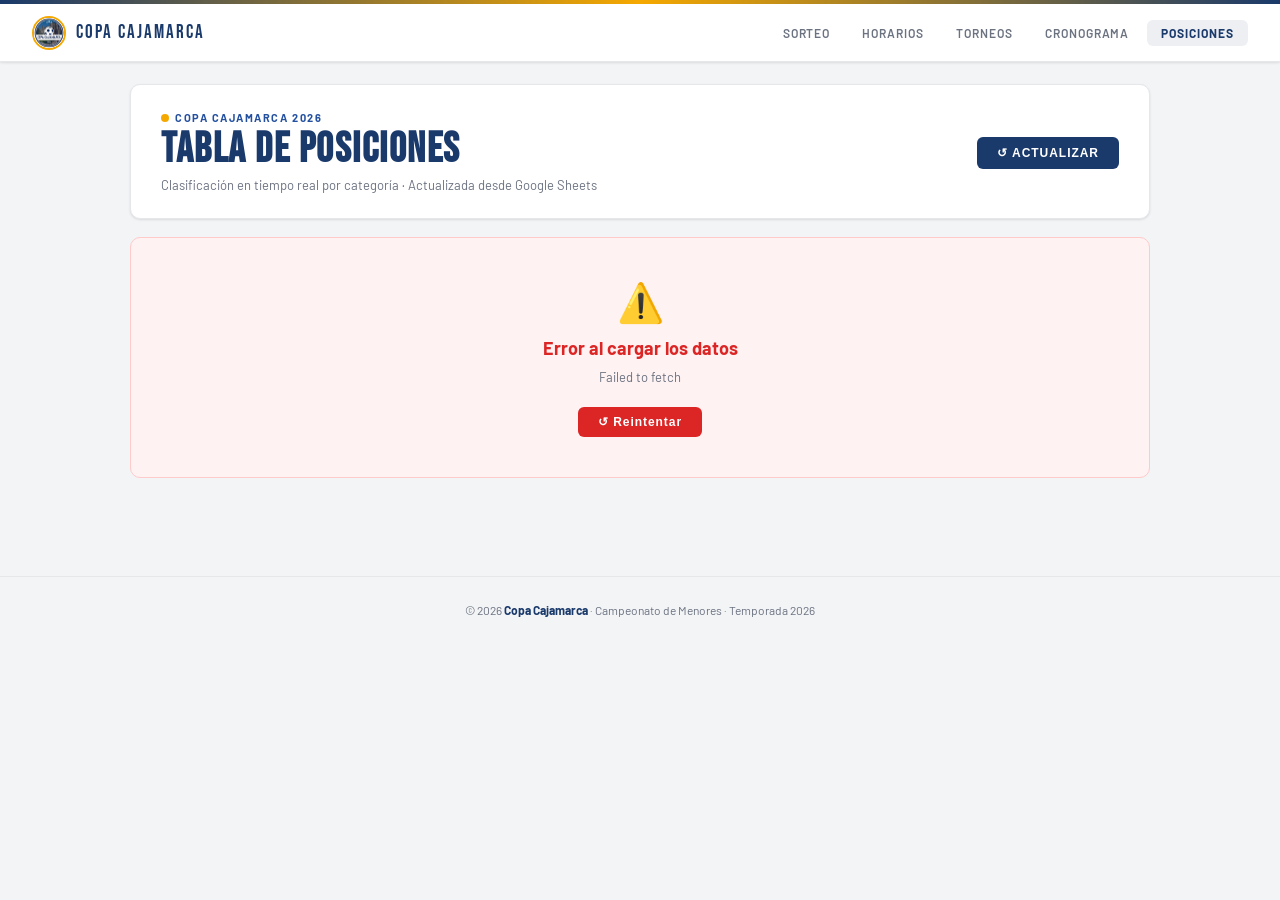
<file: tabla_posiciones/index.html>
<!DOCTYPE html>
<html lang="es">
<head>
  <meta charset="UTF-8">
  <meta name="viewport" content="width=device-width, initial-scale=1.0">
  <title>Copa Cajamarca – Tabla de Posiciones</title>
  <meta name="description" content="Tabla de posiciones por categoría. Copa Cajamarca 2026.">
  <link href="https://fonts.googleapis.com/css2?family=Bebas+Neue&family=Barlow+Condensed:ital,wght@0,400;0,600;0,700;0,900&family=Barlow:wght@400;500;600;700&display=swap" rel="stylesheet">
  <link rel="stylesheet" href="style.css">
</head>
<body>

  <div class="top-bar"></div>

  <nav>
    <a class="nav-logo" href="../home/index.html">
      <img src="../logo.svg" alt="Copa Cajamarca">
      <span class="nav-logo-text">Copa Cajamarca</span>
    </a>
    <ul class="nav-links">
      <li><a href="../sorteo/index.html">Sorteo</a></li>
      <li><a href="../horarios/index.html">Horarios</a></li>
      <li><a href="../torneos/index.html">Torneos</a></li>
      <li><a href="../cronograma/index.html">Cronograma</a></li>
      <li><a href="index.html" class="active">Posiciones</a></li>
    </ul>
  </nav>

  <div class="page">

    <!-- HEADER -->
    <div class="page-header">
      <div>
        <div class="page-eyebrow">Copa Cajamarca 2026</div>
        <h1 class="page-title">Tabla de Posiciones</h1>
        <p class="page-sub">Clasificación en tiempo real por categoría · Actualizada desde Google Sheets</p>
      </div>
      <button class="btn-refresh" onclick="loadAll()">↺ Actualizar</button>
    </div>

    <!-- LOADER -->
    <div class="loader-wrap" id="loaderWrap">
      <div class="loader-ring"></div>
      <div class="loader-text" id="loaderText">Conectando con Google Sheets…</div>
    </div>

    <!-- ERROR -->
    <div class="error-box hidden" id="errorBox">
      <div class="error-icon">⚠️</div>
      <div class="error-title" id="errorTitle">No se pudo cargar</div>
      <div class="error-msg"   id="errorMsg"></div>
      <button class="btn-retry" onclick="loadAll()">↺ Reintentar</button>
    </div>

    <!-- RESUMEN GENERAL -->
    <div class="summary-row hidden" id="summaryRow"></div>

    <!-- CAT TABS -->
    <div class="cat-tabs hidden" id="catTabs"></div>

    <!-- CONTENT -->
    <div id="mainContent"></div>

    <!-- LAST UPDATED -->
    <div class="last-updated hidden" id="lastUpdated"></div>

  </div>

  <footer>
    <p>© 2026 <strong>Copa Cajamarca</strong> · Campeonato de Menores · Temporada 2026</p>
  </footer>

  <script src="app.js"></script>
</body>
</html>
</file>
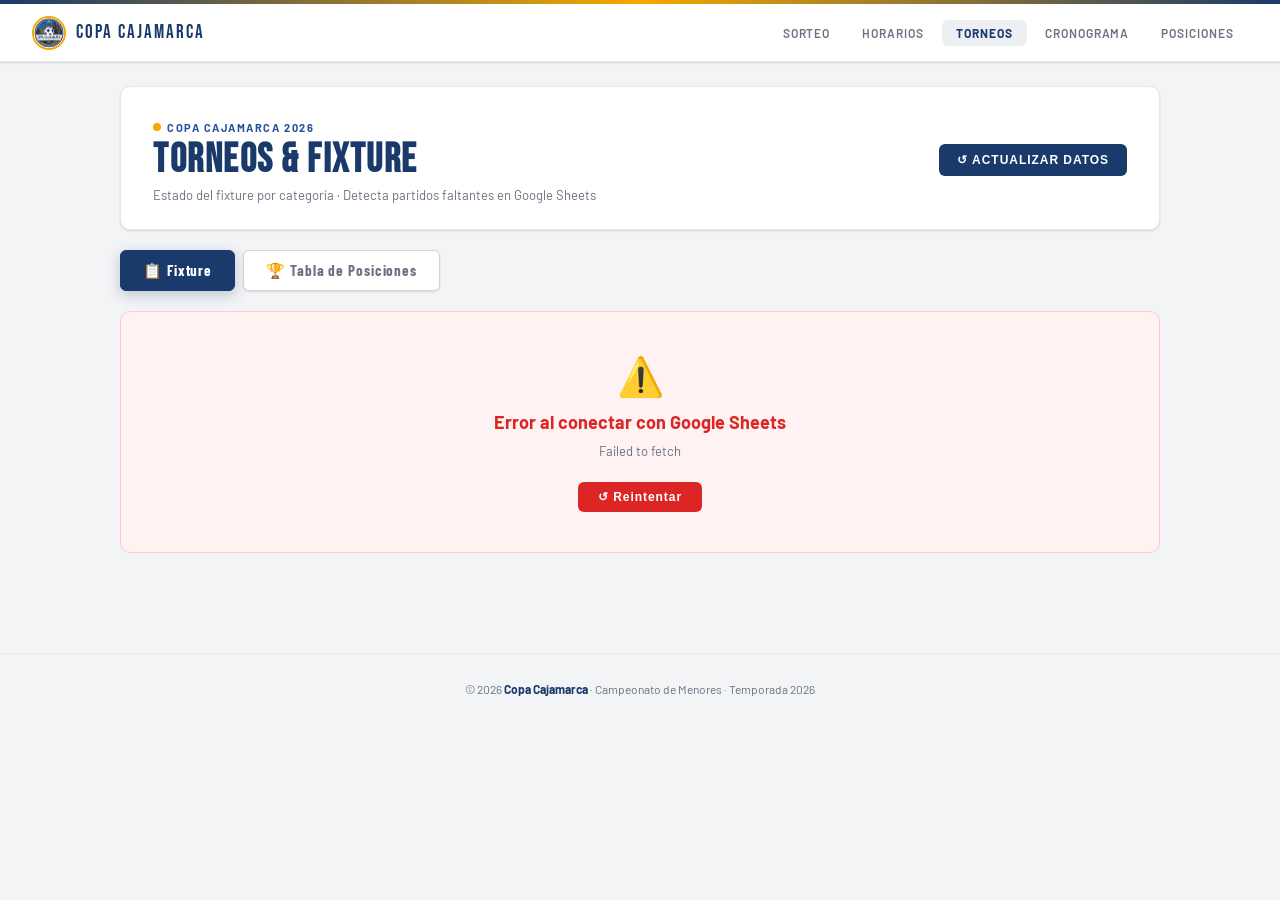
<file: torneos/index.html>
<!DOCTYPE html>
<html lang="es">
<head>
  <meta charset="UTF-8">
  <meta name="viewport" content="width=device-width, initial-scale=1.0">
  <title>Copa Cajamarca – Torneos & Fixture</title>
  <meta name="description" content="Estado del fixture por categoría. Detecta partidos faltantes desde Google Sheets.">
  <link href="https://fonts.googleapis.com/css2?family=Bebas+Neue&family=Barlow+Condensed:ital,wght@0,400;0,600;0,700;0,900;1,700&family=Barlow:wght@400;500;600;700&display=swap" rel="stylesheet">
  <link rel="stylesheet" href="style.css">
</head>
<body>

  <div class="top-bar"></div>

  <!-- NAV -->
  <nav>
    <a class="nav-logo" href="../home/index.html">
      <img src="../logo.svg" alt="Copa Cajamarca">
      <span class="nav-logo-text">Copa Cajamarca</span>
    </a>
    <ul class="nav-links">
      <li><a href="../sorteo/index.html">Sorteo</a></li>
      <li><a href="../horarios/index.html">Horarios</a></li>
      <li><a href="index.html" class="active">Torneos</a></li>
      <li><a href="../cronograma/index.html">Cronograma</a></li>
      <li><a href="../tabla_posiciones/index.html">Posiciones</a></li>
    </ul>
  </nav>

  <!-- PAGE -->
  <div class="page">

    <!-- HEADER -->
    <div class="page-header">
      <div class="page-header-left">
        <div class="page-eyebrow">Copa Cajamarca 2026</div>
        <h1 class="page-title">Torneos &amp; Fixture</h1>
        <p class="page-sub">Estado del fixture por categoría · Detecta partidos faltantes en Google Sheets</p>
      </div>
      <button class="btn-refresh" onclick="loadAll()">
        ↺ Actualizar datos
      </button>
    </div>

    <!-- MODE TABS -->
    <div class="mode-tabs">
      <button class="mode-tab tab-active" id="tabFixture" onclick="setMode('fixture')">📋 Fixture</button>
      <button class="mode-tab" id="tabStandings" onclick="setMode('standings')">🏆 Tabla de Posiciones</button>
    </div>

    <!-- LOADER -->
    <div class="loader-wrap" id="loaderWrap">
      <div class="loader-ring"></div>
      <div class="loader-text" id="loaderText">Conectando con Google Sheets…</div>
    </div>

    <!-- ERROR -->
    <div class="error-box hidden" id="errorBox">
      <div class="error-icon">⚠️</div>
      <div class="error-title" id="errorTitle">No se pudo cargar</div>
      <div class="error-msg"   id="errorMsg"></div>
      <button class="btn-retry" onclick="loadAll()">↺ Reintentar</button>
    </div>

    <!-- SUMMARY -->
    <div class="summary-grid hidden" id="summaryGrid">
      <div class="summary-card c-default">
        <div class="sc-label">Categorías</div>
        <div class="sc-value" id="sumCats">0</div>
        <div class="sc-sub">en el torneo</div>
      </div>
      <div class="summary-card c-amber">
        <div class="sc-label">Esperados</div>
        <div class="sc-value v-amber" id="sumExpected">0</div>
        <div class="sc-sub">según el sorteo</div>
      </div>
      <div class="summary-card c-green">
        <div class="sc-label">En Sheets</div>
        <div class="sc-value v-green" id="sumLoaded">0</div>
        <div class="sc-sub">pestaña FIXTURE</div>
      </div>
      <div class="summary-card c-red">
        <div class="sc-label">Faltantes</div>
        <div class="sc-value v-red" id="sumMissing">0</div>
        <div class="sc-sub">por ingresar</div>
      </div>
      <div class="summary-card c-green">
        <div class="sc-label">Jugados</div>
        <div class="sc-value v-green" id="sumPlayed">0</div>
        <div class="sc-sub">con resultado</div>
      </div>
      <div class="summary-card c-amber">
        <div class="sc-label">Pendientes</div>
        <div class="sc-value v-amber" id="sumPending">0</div>
        <div class="sc-sub">sin resultado</div>
      </div>
    </div>

    <!-- FILTER BAR -->
    <div class="filter-card hidden" id="filterBar">
      <span class="filter-label">Categoría</span>
      <div class="pills" id="catPills"></div>
      <div class="divider"></div>
      <div id="viewRow" class="view-toggle">
        <button class="toggle-btn active" id="btnAll"     onclick="setView('all')">Todos</button>
        <button class="toggle-btn"        id="btnMissing" onclick="setView('missing')">Solo faltantes</button>
      </div>
    </div>

    <!-- CONTENT -->
    <div id="mainContent"></div>

    <!-- LAST UPDATED -->
    <div class="last-updated hidden" id="lastUpdated"></div>

  </div>

  <footer>
    <p>© 2026 <strong>Copa Cajamarca</strong> · Campeonato de Menores · Temporada 2026</p>
  </footer>

  <script src="app.js"></script>
</body>
</html>
</file>
<file: generador-banners/style.css>
/* ══════════════════════════════════════════
   Copa Cajamarca — Generador de Banners
   style.css
═══════════════════════════════════════════ */

* { box-sizing: border-box; margin: 0; padding: 0; }

:root {
  --gold:  #f5a800;
  --gold2: #ffd15c;
  --navy:  #06091a;
}

body {
  font-family: 'Barlow', sans-serif;
  background: var(--navy);
  color: #fff;
  min-height: 100vh;
}

/* ── GOLD STRIPE ── */
.gold-stripe {
  position: fixed; top: 0; left: 0;
  width: 100%; height: 8px; z-index: 100;
  background: linear-gradient(90deg, #6a3c00, #f5a800 20%, #ffd15c 50%, #f5a800 80%, #6a3c00);
}

/* ── NAV ── */
nav {
  position: fixed; top: 8px; left: 0; right: 0; z-index: 99;
  display: flex; align-items: center; justify-content: space-between;
  padding: 10px 32px;
  background: rgba(6,9,26,0.88);
  backdrop-filter: blur(10px);
  border-bottom: 1px solid rgba(245,168,0,0.18);
}
.nav-logo { display: flex; align-items: center; gap: 10px; text-decoration: none; }
.nav-logo img { height: 36px; width: 36px; object-fit: contain; border-radius: 50%; border: 2px solid #c47f00; }
.nav-logo-text { font-family: 'Bebas Neue', sans-serif; font-size: 20px; letter-spacing: 2px; color: var(--gold); }
.nav-back {
  font-size: 12px; font-weight: 600; letter-spacing: .1em; text-transform: uppercase;
  color: #5a7ab0; text-decoration: none; transition: color .2s;
}
.nav-back:hover { color: var(--gold); }

/* ── EDITOR ── */
.editor { max-width: 900px; margin: 0 auto; padding: 88px 24px 32px; }
.editor-header { display: flex; align-items: center; gap: 14px; margin-bottom: 22px; }
.editor-title { font-family: 'Bebas Neue', sans-serif; font-size: 28px; letter-spacing: 2px; color: #f5a800; line-height: 1; }
.editor-sub { font-size: 12px; color: #5a7ab0; margin-top: 3px; }

/* ── FORM ── */
.form-grid { display: grid; grid-template-columns: 1fr 1fr; gap: 11px; margin-bottom: 11px; }
.form-grid.cols3 { grid-template-columns: 1fr 1fr 1fr; }
.form-grid.full  { grid-template-columns: 1fr; }

label {
  font-size: 10px; font-weight: 600; text-transform: uppercase;
  letter-spacing: .1em; color: #6a8bc0; display: block; margin-bottom: 4px;
}
input[type=text], textarea {
  width: 100%; background: #0a1130; border: 1.5px solid #1e3272; border-radius: 7px;
  color: #fff; padding: 8px 11px; font-family: 'Barlow', sans-serif; font-size: 13px;
  outline: none; transition: border-color .2s;
}
input[type=text]:focus, textarea:focus { border-color: #f5a800; }
textarea { height: 120px; resize: vertical; font-size: 12px; line-height: 1.6; }

.hint { font-size: 10.5px; color: #455d90; margin-top: 4px; line-height: 1.5; }

/* ── BUTTONS ── */
.btn-gen {
  background: linear-gradient(135deg, #f5a800 0%, #ffd15c 50%, #c47f00 100%);
  color: #060d2e; font-family: 'Bebas Neue', sans-serif; font-size: 22px; letter-spacing: 2px;
  border: none; border-radius: 8px; padding: 12px 40px; cursor: pointer; margin-top: 10px;
  transition: opacity .2s, transform .1s;
  box-shadow: 0 4px 20px rgba(245,168,0,.35);
}
.btn-gen:hover { opacity: .9; transform: translateY(-1px); }

.btn-dl {
  margin-top: 14px; background: transparent; color: #f5a800;
  border: 1.5px solid #f5a800; font-family: 'Bebas Neue', sans-serif;
  font-size: 19px; letter-spacing: 1.5px; border-radius: 8px;
  padding: 10px 28px; cursor: pointer; transition: background .2s;
}
.btn-dl:hover { background: rgba(245,168,0,.1); }

.error { color: #ff6b6b; font-size: 12px; margin-top: 6px; }

/* ── PREVIEW ── */
#preview-area { max-width: 900px; margin: 0 auto 60px; padding: 0 24px; }
#preview-area h2 {
  font-family: 'Bebas Neue', sans-serif; font-size: 20px;
  color: #f5a800; letter-spacing: 1px; margin-bottom: 14px;
}
#banner-canvas {
  width: 100%; max-width: 600px; display: block; border-radius: 10px;
  box-shadow: 0 12px 60px rgba(0,0,0,.7), 0 0 0 1px rgba(245,168,0,.15);
}
</file>
<file: horarios/style.css>
/* ══════════════════════════════════════════
   Copa Cajamarca — Generador de Banners
   style.css
═══════════════════════════════════════════ */

* { box-sizing: border-box; margin: 0; padding: 0; }

:root {
  --gold:  #f5a800;
  --gold2: #ffd15c;
  --navy:  #06091a;
}

body {
  font-family: 'Barlow', sans-serif;
  background: var(--navy);
  color: #fff;
  min-height: 100vh;
}

/* ── GOLD STRIPE ── */
.gold-stripe {
  position: fixed; top: 0; left: 0;
  width: 100%; height: 8px; z-index: 100;
  background: linear-gradient(90deg, #6a3c00, #f5a800 20%, #ffd15c 50%, #f5a800 80%, #6a3c00);
}

/* ── NAV ── */
nav {
  position: fixed; top: 8px; left: 0; right: 0; z-index: 99;
  display: flex; align-items: center; justify-content: space-between;
  padding: 10px 32px;
  background: rgba(6,9,26,0.88);
  backdrop-filter: blur(10px);
  border-bottom: 1px solid rgba(245,168,0,0.18);
}
.nav-logo { display: flex; align-items: center; gap: 10px; text-decoration: none; }
.nav-logo img { height: 36px; width: 36px; object-fit: contain; border-radius: 50%; border: 2px solid #c47f00; }
.nav-logo-text { font-family: 'Bebas Neue', sans-serif; font-size: 20px; letter-spacing: 2px; color: var(--gold); }
.nav-back {
  font-size: 12px; font-weight: 600; letter-spacing: .1em; text-transform: uppercase;
  color: #5a7ab0; text-decoration: none; transition: color .2s;
}
.nav-back:hover { color: var(--gold); }

/* ── EDITOR ── */
.editor { max-width: 900px; margin: 0 auto; padding: 88px 24px 32px; }
.editor-header { display: flex; align-items: center; gap: 14px; margin-bottom: 22px; }
.editor-title { font-family: 'Bebas Neue', sans-serif; font-size: 28px; letter-spacing: 2px; color: #f5a800; line-height: 1; }
.editor-sub { font-size: 12px; color: #5a7ab0; margin-top: 3px; }

/* ── FORM ── */
.form-grid { display: grid; grid-template-columns: 1fr 1fr; gap: 11px; margin-bottom: 11px; }
.form-grid.cols3 { grid-template-columns: 1fr 1fr 1fr; }
.form-grid.full  { grid-template-columns: 1fr; }

label {
  font-size: 10px; font-weight: 600; text-transform: uppercase;
  letter-spacing: .1em; color: #6a8bc0; display: block; margin-bottom: 4px;
}
input[type=text], textarea {
  width: 100%; background: #0a1130; border: 1.5px solid #1e3272; border-radius: 7px;
  color: #fff; padding: 8px 11px; font-family: 'Barlow', sans-serif; font-size: 13px;
  outline: none; transition: border-color .2s;
}
input[type=text]:focus, textarea:focus { border-color: #f5a800; }
textarea { height: 120px; resize: vertical; font-size: 12px; line-height: 1.6; }

.hint { font-size: 10.5px; color: #455d90; margin-top: 4px; line-height: 1.5; }

/* ── BUTTONS ── */
.btn-gen {
  background: linear-gradient(135deg, #f5a800 0%, #ffd15c 50%, #c47f00 100%);
  color: #060d2e; font-family: 'Bebas Neue', sans-serif; font-size: 22px; letter-spacing: 2px;
  border: none; border-radius: 8px; padding: 12px 40px; cursor: pointer; margin-top: 10px;
  transition: opacity .2s, transform .1s;
  box-shadow: 0 4px 20px rgba(245,168,0,.35);
}
.btn-gen:hover { opacity: .9; transform: translateY(-1px); }

.btn-dl {
  margin-top: 14px; background: transparent; color: #f5a800;
  border: 1.5px solid #f5a800; font-family: 'Bebas Neue', sans-serif;
  font-size: 19px; letter-spacing: 1.5px; border-radius: 8px;
  padding: 10px 28px; cursor: pointer; transition: background .2s;
}
.btn-dl:hover { background: rgba(245,168,0,.1); }

.error { color: #ff6b6b; font-size: 12px; margin-top: 6px; }

/* ── PREVIEW ── */
#preview-area { max-width: 900px; margin: 0 auto 60px; padding: 0 24px; }
#preview-area h2 {
  font-family: 'Bebas Neue', sans-serif; font-size: 20px;
  color: #f5a800; letter-spacing: 1px; margin-bottom: 14px;
}
#banner-canvas {
  width: 100%; max-width: 600px; display: block; border-radius: 10px;
  box-shadow: 0 12px 60px rgba(0,0,0,.7), 0 0 0 1px rgba(245,168,0,.15);
}
</file>
<file: tabla_posiciones/style.css>
*, *::before, *::after { box-sizing: border-box; margin: 0; padding: 0; }

:root {
  --primary:    #1a3a6b;
  --primary-l:  #2450a0;
  --accent:     #f5a800;
  --accent-l:   #ffd15c;
  --green:      #16a34a;
  --green-bg:   #f0fdf4;
  --green-bd:   #bbf7d0;
  --red:        #dc2626;
  --red-bg:     #fef2f2;
  --amber:      #d97706;
  --gray-50:    #f9fafb;
  --gray-100:   #f3f4f6;
  --gray-200:   #e5e7eb;
  --gray-300:   #d1d5db;
  --gray-400:   #9ca3af;
  --gray-500:   #6b7280;
  --gray-700:   #374151;
  --gray-900:   #111827;
  --white:      #ffffff;
  --gold-1:     #b8860b;
  --gold-2:     #c0c0c0;
  --gold-3:     #cd7f32;
  --shadow-sm:  0 1px 3px rgba(0,0,0,.07), 0 1px 2px rgba(0,0,0,.04);
  --shadow:     0 4px 12px rgba(0,0,0,.08);
  --radius:     10px;
  --radius-sm:  6px;
}

body {
  font-family: 'Barlow', -apple-system, BlinkMacSystemFont, sans-serif;
  background: var(--gray-100);
  color: var(--gray-900);
  min-height: 100vh;
  -webkit-font-smoothing: antialiased;
}

/* TOP BAR */
.top-bar {
  height: 4px;
  background: linear-gradient(90deg, var(--primary) 0%, var(--accent) 50%, var(--primary) 100%);
  position: fixed; top: 0; left: 0; right: 0; z-index: 300;
}

/* NAV */
nav {
  position: fixed; top: 4px; left: 0; right: 0; z-index: 200;
  background: var(--white);
  border-bottom: 1px solid var(--gray-200);
  box-shadow: var(--shadow-sm);
  display: flex; align-items: center; justify-content: space-between;
  padding: 0 32px; height: 58px;
}
.nav-logo { display: flex; align-items: center; gap: 10px; text-decoration: none; }
.nav-logo img { height: 34px; width: 34px; object-fit: contain; border-radius: 50%; border: 2px solid var(--accent); }
.nav-logo-text { font-family: 'Bebas Neue', sans-serif; font-size: 19px; letter-spacing: 2px; color: var(--primary); }
.nav-links { display: flex; gap: 4px; list-style: none; }
.nav-links a {
  display: inline-flex; align-items: center; padding: 6px 14px;
  border-radius: var(--radius-sm); font-size: 12px; font-weight: 600;
  text-transform: uppercase; letter-spacing: .08em;
  color: var(--gray-500); text-decoration: none; transition: all .18s;
}
.nav-links a:hover { background: var(--gray-100); color: var(--primary); }
.nav-links a.active { background: rgba(26,58,107,.08); color: var(--primary); font-weight: 700; }

/* PAGE */
.page { max-width: 1060px; margin: 0 auto; padding: 84px 20px 60px; }

/* PAGE HEADER */
.page-header {
  background: var(--white);
  border: 1px solid var(--gray-200);
  border-radius: var(--radius);
  box-shadow: var(--shadow-sm);
  padding: 26px 30px 22px;
  margin-bottom: 18px;
  display: flex; align-items: center; justify-content: space-between;
  flex-wrap: wrap; gap: 14px;
}
.page-eyebrow {
  font-size: 11px; font-weight: 700; letter-spacing: .14em;
  text-transform: uppercase; color: var(--primary-l);
  margin-bottom: 5px;
  display: flex; align-items: center; gap: 6px;
}
.page-eyebrow::before {
  content: ''; display: inline-block;
  width: 8px; height: 8px; border-radius: 50%; background: var(--accent);
}
.page-title {
  font-family: 'Bebas Neue', sans-serif;
  font-size: clamp(28px, 4vw, 42px);
  letter-spacing: 1.5px; color: var(--primary); line-height: 1; margin-bottom: 5px;
}
.page-sub { font-size: 13px; color: var(--gray-500); line-height: 1.5; }
.btn-refresh {
  display: inline-flex; align-items: center; gap: 8px;
  padding: 9px 20px; border-radius: var(--radius-sm);
  background: var(--primary); color: #fff;
  font-size: 12px; font-weight: 700; letter-spacing: .08em;
  text-transform: uppercase; border: none; cursor: pointer;
  transition: background .18s, transform .1s; white-space: nowrap;
}
.btn-refresh:hover { background: var(--primary-l); transform: translateY(-1px); }

/* LOADER */
.loader-wrap {
  background: var(--white); border: 1px solid var(--gray-200);
  border-radius: var(--radius); box-shadow: var(--shadow-sm);
  display: flex; flex-direction: column; align-items: center;
  justify-content: center; gap: 16px; padding: 70px 20px; margin-bottom: 18px;
}
.loader-ring {
  width: 44px; height: 44px;
  border: 3px solid var(--gray-200); border-top-color: var(--primary);
  border-radius: 50%; animation: spin .7s linear infinite;
}
@keyframes spin { to { transform: rotate(360deg); } }
.loader-text { font-size: 13px; font-weight: 600; color: var(--gray-500); letter-spacing: .04em; }

/* ERROR */
.error-box {
  background: var(--red-bg); border: 1px solid #fecaca;
  border-radius: var(--radius); padding: 40px 24px; text-align: center; margin-bottom: 18px;
}
.error-icon  { font-size: 38px; margin-bottom: 12px; }
.error-title { font-size: 18px; font-weight: 700; color: var(--red); margin-bottom: 8px; }
.error-msg   { font-size: 13px; color: var(--gray-500); margin-bottom: 20px; line-height: 1.6; }
.btn-retry {
  background: var(--red); color: #fff; border: none; border-radius: var(--radius-sm);
  padding: 8px 20px; font-size: 12px; font-weight: 700; cursor: pointer;
  letter-spacing: .08em; transition: opacity .18s;
}
.btn-retry:hover { opacity: .84; }

.hidden { display: none !important; }

/* SUMMARY ROW */
.summary-row {
  display: grid;
  grid-template-columns: repeat(auto-fit, minmax(150px, 1fr));
  gap: 12px; margin-bottom: 18px;
}
.sum-card {
  background: var(--white);
  border: 1px solid var(--gray-200);
  border-radius: var(--radius);
  box-shadow: var(--shadow-sm);
  padding: 16px 18px;
  position: relative; overflow: hidden;
}
.sum-card::after {
  content: ''; position: absolute; bottom: 0; left: 0; right: 0; height: 3px;
}
.sum-card.c-blue::after  { background: var(--primary); }
.sum-card.c-gold::after  { background: var(--accent); }
.sum-card.c-green::after { background: var(--green); }
.sum-card.c-red::after   { background: var(--red); }
.sum-label { font-size: 10px; font-weight: 700; letter-spacing: .12em; text-transform: uppercase; color: var(--gray-500); margin-bottom: 4px; }
.sum-value { font-family: 'Bebas Neue', sans-serif; font-size: 36px; line-height: 1; color: var(--gray-900); }
.sum-value.blue  { color: var(--primary); }
.sum-value.gold  { color: var(--amber); }
.sum-value.green { color: var(--green); }
.sum-value.red   { color: var(--red); }
.sum-sub { font-size: 11px; color: var(--gray-400); margin-top: 2px; }

/* CAT TABS */
.cat-tabs {
  display: flex; flex-wrap: wrap; gap: 6px;
  margin-bottom: 18px;
  background: var(--white);
  border: 1px solid var(--gray-200);
  border-radius: var(--radius);
  box-shadow: var(--shadow-sm);
  padding: 12px 16px;
}
.cat-tab {
  padding: 6px 18px; border-radius: 20px;
  border: 1.5px solid var(--gray-300);
  background: transparent; color: var(--gray-500);
  font-family: 'Barlow Condensed', sans-serif;
  font-size: 14px; font-weight: 700; letter-spacing: .06em;
  cursor: pointer; transition: all .15s; white-space: nowrap;
}
.cat-tab:hover { border-color: var(--primary); color: var(--primary); }
.cat-tab.active { background: var(--primary); border-color: var(--primary); color: #fff; }

/* STANDINGS BLOCK */
.standings-block { margin-bottom: 24px; }

.st-card {
  background: var(--white);
  border: 1px solid var(--gray-200);
  border-radius: var(--radius);
  box-shadow: var(--shadow-sm);
  overflow: hidden;
}

/* CARD HEADER */
.st-card-head {
  background: var(--primary);
  padding: 14px 22px;
  display: flex; align-items: center; justify-content: space-between;
  flex-wrap: wrap; gap: 10px;
}
.st-head-left { display: flex; align-items: center; gap: 12px; }
.st-cat-label {
  font-family: 'Bebas Neue', sans-serif;
  font-size: 22px; letter-spacing: 2px; color: #fff;
}
.st-meta {
  display: flex; gap: 8px; flex-wrap: wrap;
}
.st-chip {
  display: inline-flex; align-items: center; gap: 5px;
  background: rgba(255,255,255,.14);
  border: 1px solid rgba(255,255,255,.22);
  border-radius: 20px; padding: 3px 11px;
  font-size: 11px; font-weight: 600; color: rgba(255,255,255,.9);
}

/* TABLE */
.st-table { width: 100%; border-collapse: collapse; }

.st-table thead tr {
  background: var(--gray-50);
  border-bottom: 2px solid var(--gray-200);
}
.st-table thead th {
  padding: 9px 10px;
  font-size: 10px; font-weight: 700;
  letter-spacing: .12em; text-transform: uppercase;
  color: var(--gray-500); text-align: center;
  white-space: nowrap;
}
.st-table thead th.th-team { text-align: left; padding-left: 16px; }
.st-table thead th.th-pts  { color: var(--primary); }

.st-table tbody tr {
  border-bottom: 1px solid var(--gray-100);
  transition: background .12s;
}
.st-table tbody tr:hover { background: var(--gray-50); }
.st-table tbody tr:last-child { border-bottom: none; }
.st-table tbody tr.row-alt { background: rgba(249,250,251,.5); }
.st-table tbody tr.row-alt:hover { background: var(--gray-100); }

.st-table td {
  padding: 11px 10px;
  font-size: 13px; font-weight: 500;
  text-align: center; color: var(--gray-700);
  white-space: nowrap;
}

/* Posición */
.td-pos { padding-left: 16px !important; }
.pos-badge {
  display: inline-flex; align-items: center; justify-content: center;
  width: 26px; height: 26px; border-radius: 50%;
  font-size: 12px; font-weight: 700;
  background: var(--gray-100); color: var(--gray-500);
  border: 1.5px solid var(--gray-200);
}
.pos-badge.p1 { background: #fef9c3; color: #854d0e; border-color: var(--accent); }
.pos-badge.p2 { background: var(--gray-100); color: var(--gray-600); border-color: var(--gray-400); }
.pos-badge.p3 { background: #fef3c7; color: #92400e; border-color: #d97706; }

/* Equipo */
.td-team { text-align: left !important; padding-left: 12px !important; }
.team-info { display: flex; flex-direction: column; gap: 3px; }
.team-name-st {
  font-size: 13px; font-weight: 700; color: var(--gray-900); line-height: 1.2;
}
.pts-bar-wrap {
  height: 3px; background: var(--gray-200);
  border-radius: 2px; width: 100%; max-width: 120px;
}
.pts-bar { height: 100%; border-radius: 2px; background: var(--primary); transition: width .4s; }

/* Columnas especiales */
.td-pts {
  font-family: 'Bebas Neue', sans-serif !important;
  font-size: 20px !important; font-weight: 400 !important;
  color: var(--primary) !important; padding-right: 20px !important;
}
.td-g   { color: var(--green)  !important; font-weight: 700 !important; }
.td-e   { color: var(--amber)  !important; font-weight: 700 !important; }
.td-p   { color: var(--red)    !important; font-weight: 700 !important; }
.dg-pos { color: var(--green)  !important; font-weight: 700 !important; }
.dg-neg { color: var(--red)    !important; font-weight: 700 !important; }

/* LEYENDA */
.legend {
  display: flex; gap: 16px; flex-wrap: wrap;
  padding: 10px 16px;
  border-top: 1px solid var(--gray-100);
  font-size: 11px; color: var(--gray-500);
}
.legend-item { display: flex; align-items: center; gap: 5px; }
.legend-dot {
  width: 8px; height: 8px; border-radius: 50%;
}

/* LAST UPDATED */
.last-updated {
  text-align: right; font-size: 11px; color: var(--gray-400);
  margin-top: 12px; display: flex; align-items: center;
  justify-content: flex-end; gap: 6px;
}
.last-updated::before { content: '●'; font-size: 7px; color: var(--green); }

/* FOOTER */
footer {
  text-align: center; padding: 26px 24px;
  border-top: 1px solid var(--gray-200);
  font-size: 12px; color: var(--gray-500); margin-top: 20px;
}
footer strong { color: var(--primary); }

/* RESPONSIVE */
@media (max-width: 700px) {
  nav { padding: 0 12px; }
  .nav-links a { padding: 6px 8px; font-size: 11px; }
  .page { padding: 80px 12px 40px; }
  .page-header { padding: 18px; }
  .st-table td, .st-table th { padding: 8px 6px; }
  .td-team { min-width: 120px; }
  /* hide GF GC on mobile */
  .col-gf, .col-gc { display: none; }
  .summary-row { grid-template-columns: repeat(2, 1fr); }
}
</file>
<file: torneos/style.css>
*, *::before, *::after { box-sizing: border-box; margin: 0; padding: 0; }

:root {
  --primary:   #1a3a6b;
  --primary-l: #2450a0;
  --accent:    #f5a800;
  --accent-l:  #ffd15c;
  --green:     #16a34a;
  --green-bg:  #f0fdf4;
  --green-bd:  #bbf7d0;
  --red:       #dc2626;
  --red-bg:    #fef2f2;
  --red-bd:    #fecaca;
  --amber:     #d97706;
  --amber-bg:  #fffbeb;
  --amber-bd:  #fde68a;
  --gray-50:   #f9fafb;
  --gray-100:  #f3f4f6;
  --gray-200:  #e5e7eb;
  --gray-300:  #d1d5db;
  --gray-500:  #6b7280;
  --gray-700:  #374151;
  --gray-900:  #111827;
  --white:     #ffffff;
  --shadow-sm: 0 1px 3px rgba(0,0,0,.08), 0 1px 2px rgba(0,0,0,.05);
  --shadow:    0 4px 12px rgba(0,0,0,.08), 0 2px 4px rgba(0,0,0,.05);
  --shadow-md: 0 8px 24px rgba(0,0,0,.1),  0 4px 8px rgba(0,0,0,.06);
  --radius:    10px;
  --radius-sm: 6px;
}

body {
  font-family: 'Barlow', -apple-system, BlinkMacSystemFont, 'Segoe UI', sans-serif;
  background: var(--gray-100);
  color: var(--gray-900);
  min-height: 100vh;
  -webkit-font-smoothing: antialiased;
}

/* ── TOP ACCENT BAR ── */
.top-bar {
  height: 4px;
  background: linear-gradient(90deg, var(--primary) 0%, var(--accent) 50%, var(--primary) 100%);
  position: fixed; top: 0; left: 0; right: 0; z-index: 300;
}

/* ── NAV ── */
nav {
  position: fixed; top: 4px; left: 0; right: 0; z-index: 200;
  background: var(--white);
  border-bottom: 1px solid var(--gray-200);
  box-shadow: var(--shadow-sm);
  display: flex; align-items: center; justify-content: space-between;
  padding: 0 32px; height: 58px;
}
.nav-logo { display: flex; align-items: center; gap: 10px; text-decoration: none; }
.nav-logo img {
  height: 34px; width: 34px;
  object-fit: contain; border-radius: 50%;
  border: 2px solid var(--accent);
}
.nav-logo-text {
  font-family: 'Bebas Neue', sans-serif;
  font-size: 19px; letter-spacing: 2px; color: var(--primary);
}
.nav-links { display: flex; gap: 4px; list-style: none; }
.nav-links a {
  display: inline-flex; align-items: center;
  padding: 6px 14px; border-radius: var(--radius-sm);
  font-size: 12px; font-weight: 600;
  text-transform: uppercase; letter-spacing: .08em;
  color: var(--gray-500); text-decoration: none;
  transition: all .18s;
}
.nav-links a:hover { background: var(--gray-100); color: var(--primary); }
.nav-links a.active {
  background: rgba(26,58,107,.08);
  color: var(--primary); font-weight: 700;
}

/* ── PAGE WRAPPER ── */
.page {
  max-width: 1080px; margin: 0 auto;
  padding: 86px 20px 60px;
}

/* ── PAGE HEADER ── */
.page-header {
  background: var(--white);
  border: 1px solid var(--gray-200);
  border-radius: var(--radius);
  box-shadow: var(--shadow-sm);
  padding: 28px 32px 24px;
  margin-bottom: 20px;
  display: flex; align-items: center; justify-content: space-between;
  flex-wrap: wrap; gap: 16px;
}
.page-header-left {}
.page-eyebrow {
  display: inline-flex; align-items: center; gap: 6px;
  font-size: 11px; font-weight: 700; letter-spacing: .14em;
  text-transform: uppercase; color: var(--primary-l);
  margin-bottom: 6px;
}
.page-eyebrow::before {
  content: '';
  display: inline-block; width: 8px; height: 8px;
  border-radius: 50%; background: var(--accent);
}
.page-title {
  font-family: 'Bebas Neue', sans-serif;
  font-size: clamp(28px, 4vw, 40px);
  letter-spacing: 1.5px; color: var(--primary);
  line-height: 1; margin-bottom: 6px;
}
.page-sub { font-size: 13px; color: var(--gray-500); line-height: 1.5; }
.btn-refresh {
  display: inline-flex; align-items: center; gap: 8px;
  padding: 9px 18px; border-radius: var(--radius-sm);
  background: var(--primary); color: #fff;
  font-size: 12px; font-weight: 700; letter-spacing: .08em;
  text-transform: uppercase; border: none; cursor: pointer;
  transition: background .18s, transform .1s;
  white-space: nowrap;
}
.btn-refresh:hover { background: var(--primary-l); transform: translateY(-1px); }
.btn-refresh:active { transform: none; }

/* ── LOADER ── */
.loader-wrap {
  background: var(--white);
  border: 1px solid var(--gray-200);
  border-radius: var(--radius);
  box-shadow: var(--shadow-sm);
  display: flex; flex-direction: column;
  align-items: center; justify-content: center;
  gap: 16px; padding: 70px 20px;
  margin-bottom: 20px;
}
.loader-ring {
  width: 44px; height: 44px;
  border: 3px solid var(--gray-200);
  border-top-color: var(--primary);
  border-radius: 50%;
  animation: spin .7s linear infinite;
}
@keyframes spin { to { transform: rotate(360deg); } }
.loader-text {
  font-size: 13px; font-weight: 600;
  color: var(--gray-500); letter-spacing: .04em;
}

/* ── ERROR BOX ── */
.error-box {
  background: var(--red-bg);
  border: 1px solid var(--red-bd);
  border-radius: var(--radius);
  padding: 40px 24px; text-align: center;
  margin-bottom: 20px;
}
.error-icon  { font-size: 38px; margin-bottom: 12px; }
.error-title { font-size: 18px; font-weight: 700; color: var(--red); margin-bottom: 8px; }
.error-msg   { font-size: 13px; color: var(--gray-500); margin-bottom: 20px; line-height: 1.6; }
.btn-retry {
  display: inline-flex; align-items: center; gap: 6px;
  background: var(--red); color: #fff;
  border: none; border-radius: var(--radius-sm);
  padding: 8px 20px; font-size: 12px; font-weight: 700;
  letter-spacing: .08em; cursor: pointer;
  transition: opacity .18s;
}
.btn-retry:hover { opacity: .86; }

/* ── HIDDEN ── */
.hidden { display: none !important; }

/* ── SUMMARY GRID ── */
.summary-grid {
  display: grid;
  grid-template-columns: repeat(6, 1fr);
  gap: 12px; margin-bottom: 20px;
}
.summary-card {
  background: var(--white);
  border: 1px solid var(--gray-200);
  border-radius: var(--radius);
  box-shadow: var(--shadow-sm);
  padding: 16px 18px;
  display: flex; flex-direction: column; gap: 3px;
  position: relative; overflow: hidden;
}
.summary-card::before {
  content: '';
  position: absolute; top: 0; left: 0; right: 0; height: 3px;
}
.summary-card.c-default::before { background: var(--primary); }
.summary-card.c-amber::before   { background: var(--accent); }
.summary-card.c-green::before   { background: var(--green); }
.summary-card.c-red::before     { background: var(--red); }

.sc-label {
  font-size: 10px; font-weight: 700;
  letter-spacing: .12em; text-transform: uppercase;
  color: var(--gray-500);
}
.sc-value {
  font-family: 'Bebas Neue', sans-serif;
  font-size: 36px; line-height: 1.1; color: var(--gray-900);
}
.sc-value.v-green { color: var(--green); }
.sc-value.v-red   { color: var(--red); }
.sc-value.v-amber { color: var(--amber); }
.sc-sub { font-size: 10.5px; color: var(--gray-500); }

/* ── FILTER BAR ── */
.filter-card {
  background: var(--white);
  border: 1px solid var(--gray-200);
  border-radius: var(--radius);
  box-shadow: var(--shadow-sm);
  padding: 14px 20px;
  margin-bottom: 20px;
  display: flex; flex-wrap: wrap;
  gap: 10px; align-items: center;
}
.filter-label {
  font-size: 11px; font-weight: 700;
  letter-spacing: .1em; text-transform: uppercase;
  color: var(--gray-500); white-space: nowrap;
}
.pills { display: flex; gap: 6px; flex-wrap: wrap; }
.cat-pill {
  padding: 5px 14px; border-radius: 20px;
  border: 1.5px solid var(--gray-300);
  background: transparent; color: var(--gray-500);
  font-family: 'Barlow Condensed', sans-serif;
  font-size: 13px; font-weight: 700; letter-spacing: .06em;
  cursor: pointer; transition: all .15s;
}
.cat-pill:hover { border-color: var(--primary); color: var(--primary); }
.cat-pill.active {
  background: var(--primary); border-color: var(--primary);
  color: #fff;
}
.divider { width: 1px; height: 28px; background: var(--gray-200); margin: 0 4px; }
.view-toggle { display: flex; gap: 4px; margin-left: auto; }
.toggle-btn {
  padding: 5px 14px; border-radius: var(--radius-sm);
  border: 1.5px solid var(--gray-300);
  background: transparent; color: var(--gray-500);
  font-size: 11px; font-weight: 700;
  letter-spacing: .08em; text-transform: uppercase;
  cursor: pointer; transition: all .15s;
}
.toggle-btn:hover { border-color: var(--primary); color: var(--primary); }
.toggle-btn.active {
  background: var(--primary); border-color: var(--primary);
  color: #fff;
}

/* ── CAT SECTION ── */
.cat-section { margin-bottom: 24px; }

.cat-card {
  background: var(--white);
  border: 1px solid var(--gray-200);
  border-radius: var(--radius);
  box-shadow: var(--shadow-sm);
  overflow: hidden;
}

/* ── CAT HEADER ── */
.cat-head {
  display: flex; align-items: center;
  justify-content: space-between; flex-wrap: wrap;
  gap: 12px;
  padding: 16px 24px;
  background: var(--primary);
  color: #fff;
}
.cat-head-left { display: flex; align-items: center; gap: 14px; }
.cat-badge {
  font-family: 'Bebas Neue', sans-serif;
  font-size: 22px; letter-spacing: 2px; color: #fff;
}
.cat-pill-count {
  display: inline-flex; align-items: center; gap: 5px;
  background: rgba(255,255,255,.15);
  border: 1px solid rgba(255,255,255,.25);
  border-radius: 20px; padding: 3px 12px;
  font-size: 12px; font-weight: 600; color: rgba(255,255,255,.9);
}
.cat-mini-stats { display: flex; gap: 10px; flex-wrap: wrap; }
.mini-stat {
  display: inline-flex; align-items: center; gap: 5px;
  background: rgba(255,255,255,.1);
  border: 1px solid rgba(255,255,255,.15);
  border-radius: 20px; padding: 3px 11px;
  font-size: 11px; font-weight: 600;
}
.mini-stat.ms-green { background: rgba(22,163,74,.25); border-color: rgba(22,163,74,.4); }
.mini-stat.ms-amber { background: rgba(217,119,6,.3);  border-color: rgba(217,119,6,.5); }
.mini-stat.ms-red   { background: rgba(220,38,38,.3);  border-color: rgba(220,38,38,.5); }
.mini-dot {
  width: 7px; height: 7px; border-radius: 50%; flex-shrink: 0;
}
.mini-dot.g { background: #4ade80; }
.mini-dot.a { background: #fbbf24; }
.mini-dot.r { background: #f87171; }

/* ── JORNADA SUBHEADER ── */
.jornada-head {
  display: flex; align-items: center;
  gap: 10px; padding: 10px 24px;
  background: var(--gray-50);
  border-bottom: 1px solid var(--gray-200);
  border-top: 1px solid var(--gray-200);
}
.jornada-num {
  font-family: 'Barlow Condensed', sans-serif;
  font-size: 12px; font-weight: 700;
  letter-spacing: .12em; text-transform: uppercase;
  color: var(--gray-500);
}
.jornada-count {
  font-size: 11px; color: var(--gray-500);
  background: var(--gray-200);
  padding: 2px 8px; border-radius: 10px;
}
.jornada-bye {
  font-size: 11px;
  color: #6366f1;
  background: #eef2ff;
  border: 1px solid #c7d2fe;
  padding: 2px 10px;
  border-radius: 10px;
  margin-left: auto;
}
/* Sección de faltantes sin jornada asignada */
.jornada-missing {
  background: var(--red-bg);
  border-color: var(--red-bd);
}
.jornada-missing .jornada-num {
  color: var(--red);
}
.jornada-count-red {
  background: rgba(220,38,38,.12);
  color: var(--red);
  border: 1px solid var(--red-bd);
}

/* ── MATCH ROW ── */
.match-row {
  display: grid;
  grid-template-columns: 1fr 100px 1fr 130px;
  align-items: center;
  border-bottom: 1px solid var(--gray-100);
  transition: background .15s;
  min-height: 48px;
}
.match-row:last-child { border-bottom: none; }
.match-row:hover { background: var(--gray-50); }

.match-row.status-ok      { border-left: 3px solid var(--green); }
.match-row.status-pending { border-left: 3px solid var(--accent); }
.match-row.status-missing { border-left: 3px solid var(--red); }

.match-local     { padding: 12px 12px 12px 20px; text-align: right; }
.match-center    { padding: 8px 4px; text-align: center; }
.match-visitor   { padding: 12px 12px 12px 8px; }
.match-badge-col { padding: 8px 18px 8px 4px; display: flex; justify-content: flex-end; }

.team-name {
  font-size: 13px; font-weight: 700;
  color: var(--gray-900); line-height: 1.3;
}
.team-name.dim { color: var(--gray-500); font-weight: 600; }

.score-box {
  display: inline-flex; align-items: center; justify-content: center;
  min-width: 68px; padding: 5px 10px;
  background: var(--gray-900); border-radius: var(--radius-sm);
  font-family: 'Bebas Neue', sans-serif;
  font-size: 18px; letter-spacing: 2px; color: #fff;
}
.score-box.pending {
  background: var(--gray-200); color: var(--gray-500);
  font-size: 16px;
}
.score-box.missing {
  background: transparent;
  font-family: 'Barlow Condensed', sans-serif;
  font-size: 13px; font-weight: 700; letter-spacing: .06em;
  color: var(--gray-400); border: 1.5px dashed var(--gray-300);
  min-width: 60px;
}

/* ── BADGES ── */
.badge {
  display: inline-flex; align-items: center; gap: 4px;
  padding: 3px 10px; border-radius: 20px;
  font-size: 10px; font-weight: 700;
  letter-spacing: .08em; text-transform: uppercase;
  white-space: nowrap;
}
.badge.ok {
  background: var(--green-bg);
  color: var(--green);
  border: 1px solid var(--green-bd);
}
.badge.pending {
  background: var(--amber-bg);
  color: var(--amber);
  border: 1px solid var(--amber-bd);
}
.badge.missing {
  background: var(--red-bg);
  color: var(--red);
  border: 1px solid var(--red-bd);
}
.badge.invalid {
  background: #fff7ed;
  color: #c2410c;
  border: 1px solid #fed7aa;
  cursor: help;
}

/* ── INVALID MATCH ── */
.match-row.status-invalid {
  border-left: 3px solid #f97316;
  background: #fff7ed;
}
.match-row.status-invalid:hover { background: #ffedd5; }
.score-box.invalid {
  background: transparent;
  color: #c2410c;
  border: 1.5px dashed #fed7aa;
  font-size: 18px;
  min-width: 60px;
}
.invalid-reason {
  font-size: 10px;
  color: #c2410c;
  margin-top: 2px;
  font-style: italic;
  line-height: 1.3;
}
.mini-stat.ms-orange {
  background: rgba(249,115,22,.2);
  border-color: rgba(249,115,22,.4);
}
.mini-dot.o { background: #f97316; }

/* ── ALL OK MESSAGE ── */
.all-ok {
  display: flex; align-items: center; gap: 12px;
  padding: 20px 24px;
  background: var(--green-bg);
  color: var(--green);
  font-size: 13px; font-weight: 600;
}
.all-ok .ok-icon { font-size: 22px; }

/* ── MODE TABS ── */
.mode-tabs {
  display: flex; gap: 8px;
  margin-bottom: 20px;
}
.mode-tab {
  display: inline-flex; align-items: center; gap: 7px;
  padding: 10px 22px; border-radius: var(--radius-sm);
  border: 1.5px solid var(--gray-300);
  background: var(--white); color: var(--gray-500);
  font-family: 'Barlow Condensed', sans-serif;
  font-size: 15px; font-weight: 700; letter-spacing: .06em;
  cursor: pointer; transition: all .18s;
  box-shadow: var(--shadow-sm);
}
.mode-tab:hover { border-color: var(--primary); color: var(--primary); }
.mode-tab.tab-active {
  background: var(--primary); border-color: var(--primary);
  color: #fff;
  box-shadow: 0 4px 14px rgba(26,58,107,.25);
}

/* ── STANDINGS TABLE ── */
.standings-table { overflow-x: auto; }
.st-header, .st-row {
  display: grid;
  grid-template-columns: 48px 1fr 46px 46px 46px 46px 46px 46px 54px 60px;
  align-items: center;
  min-width: 540px;
}
.st-header {
  background: var(--primary);
  color: #fff;
  font-size: 11px; font-weight: 700;
  letter-spacing: .1em; text-transform: uppercase;
  padding: 10px 0;
}
.st-row {
  border-bottom: 1px solid var(--gray-100);
  transition: background .12s;
}
.st-row:last-child { border-bottom: none; }
.st-row:hover { background: var(--gray-50); }
.st-row-alt { background: rgba(26,58,107,.02); }

.st-col-pos  { text-align: center; padding: 10px 4px; }
.st-col-team { padding: 10px 8px; }
.st-col-num  { text-align: center; font-size: 13px; font-weight: 600; color: var(--gray-700); padding: 4px 2px; }
.st-col-pts  { text-align: center; font-size: 14px; font-weight: 800; color: var(--primary); padding: 4px 10px; }

.st-g { color: var(--green); }
.st-e { color: var(--amber); }
.st-p { color: var(--red); }
.dg-pos { color: var(--green); }
.dg-neg { color: var(--red); }

.pos-badge {
  display: inline-flex; align-items: center; justify-content: center;
  width: 26px; height: 26px; border-radius: 50%;
  font-size: 13px; font-weight: 700;
  background: var(--gray-200); color: var(--gray-700);
}
.pos-badge.pos-1 { background: #f5a800; color: #fff; box-shadow: 0 2px 8px rgba(245,168,0,.4); }
.pos-badge.pos-2 { background: #9ca3af; color: #fff; }
.pos-badge.pos-3 { background: #cd7f32; color: #fff; }

.team-name-st {
  font-size: 13px; font-weight: 700; color: var(--gray-900);
  white-space: nowrap; overflow: hidden; text-overflow: ellipsis;
}
.pts-bar-wrap {
  height: 3px; background: var(--gray-200);
  border-radius: 2px; margin-top: 4px; overflow: hidden;
}
.pts-bar {
  height: 100%; background: var(--primary);
  border-radius: 2px; transition: width .4s ease;
}
.tt { cursor: help; }

/* ── LAST UPDATED ── */
.last-updated {
  text-align: right;
  font-size: 11px; color: var(--gray-500);
  margin-top: 12px;
  display: flex; align-items: center; justify-content: flex-end; gap: 6px;
}
.last-updated::before {
  content: '●';
  font-size: 7px; color: var(--green);
}

/* ── FOOTER ── */
footer {
  text-align: center;
  padding: 28px 24px;
  border-top: 1px solid var(--gray-200);
  font-size: 12px; color: var(--gray-500);
  margin-top: 20px;
}
footer strong { color: var(--primary); }

/* ── RESPONSIVE ── */
@media (max-width: 900px) {
  .summary-grid { grid-template-columns: repeat(3, 1fr); }
}
@media (max-width: 640px) {
  nav { padding: 0 14px; }
  .nav-links { gap: 2px; }
  .nav-links a { padding: 6px 10px; font-size: 11px; }
  .page { padding: 82px 12px 40px; }
  .page-header { padding: 20px; }
  .summary-grid { grid-template-columns: repeat(2, 1fr); }
  .match-row { grid-template-columns: 1fr 80px 1fr; }
  .match-badge-col { display: none; }
  .filter-card { padding: 12px; }
  .cat-head { padding: 14px 16px; }
}
</file>
